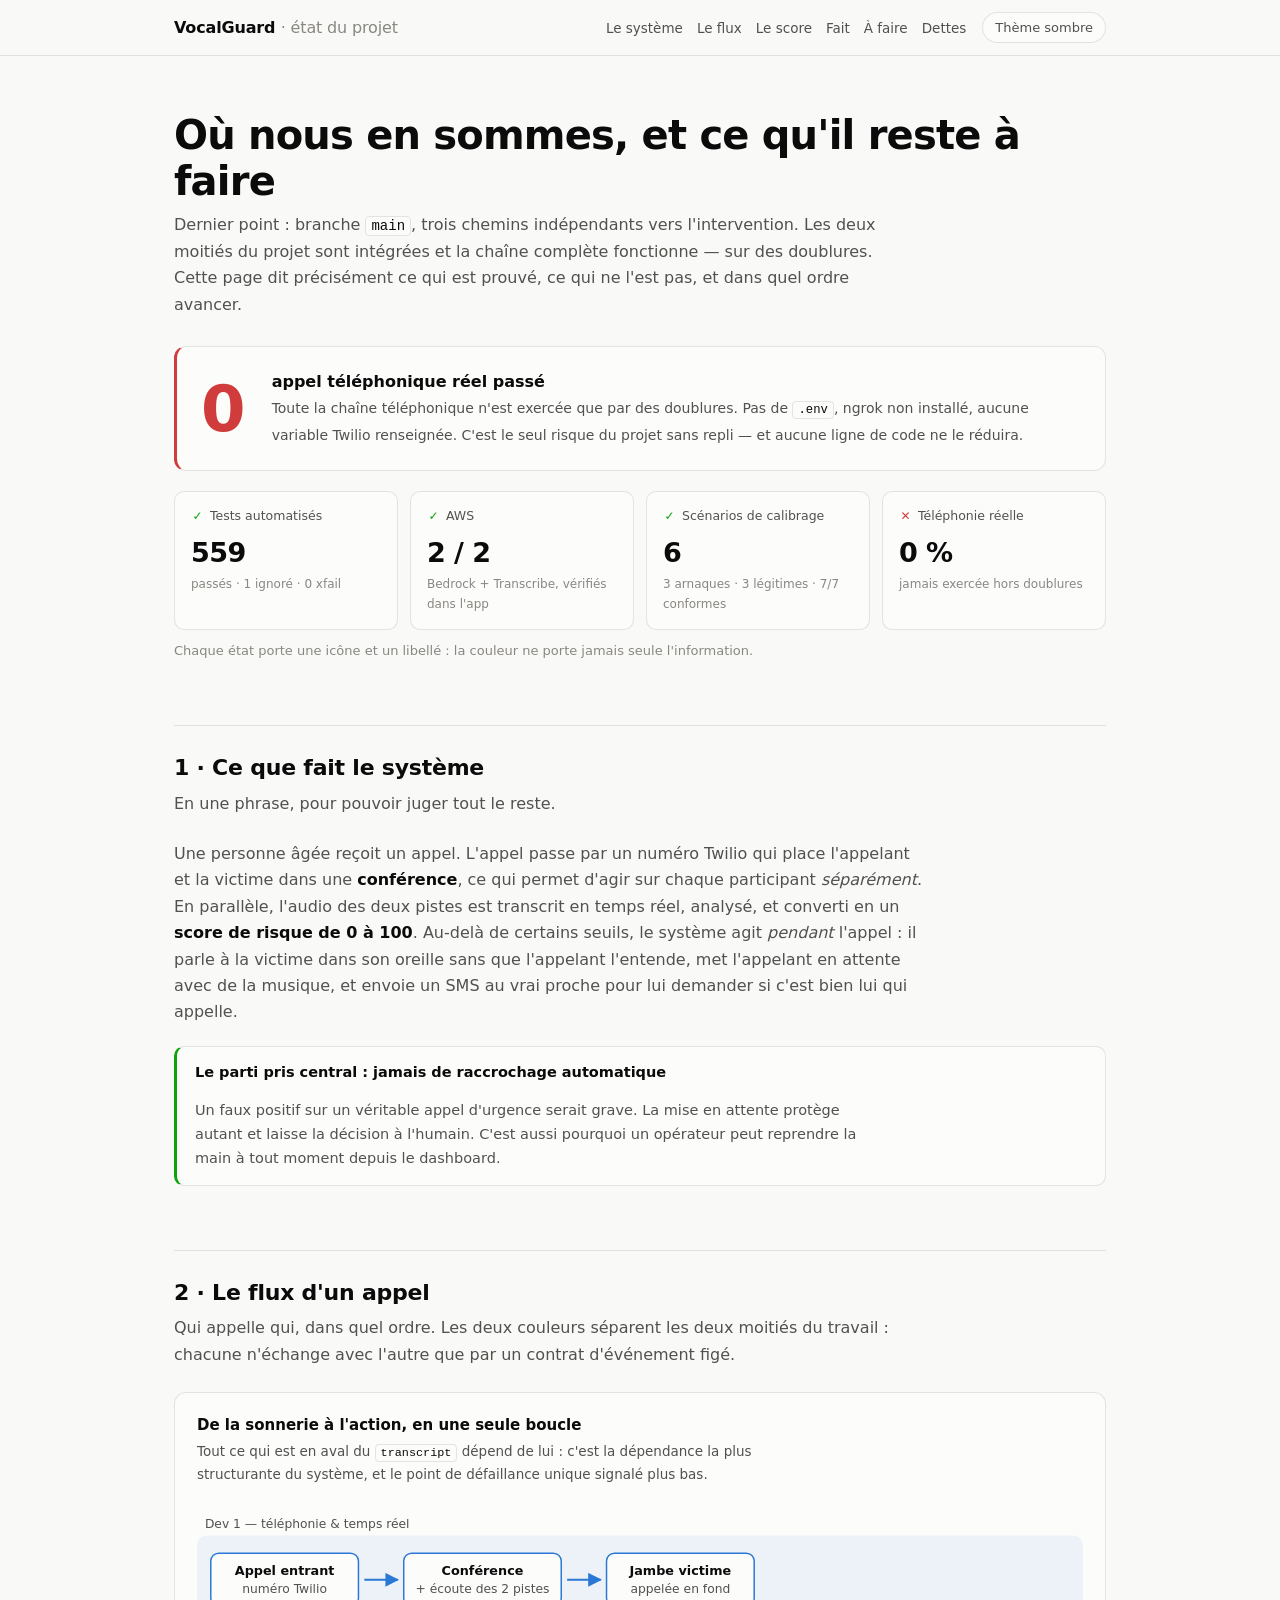
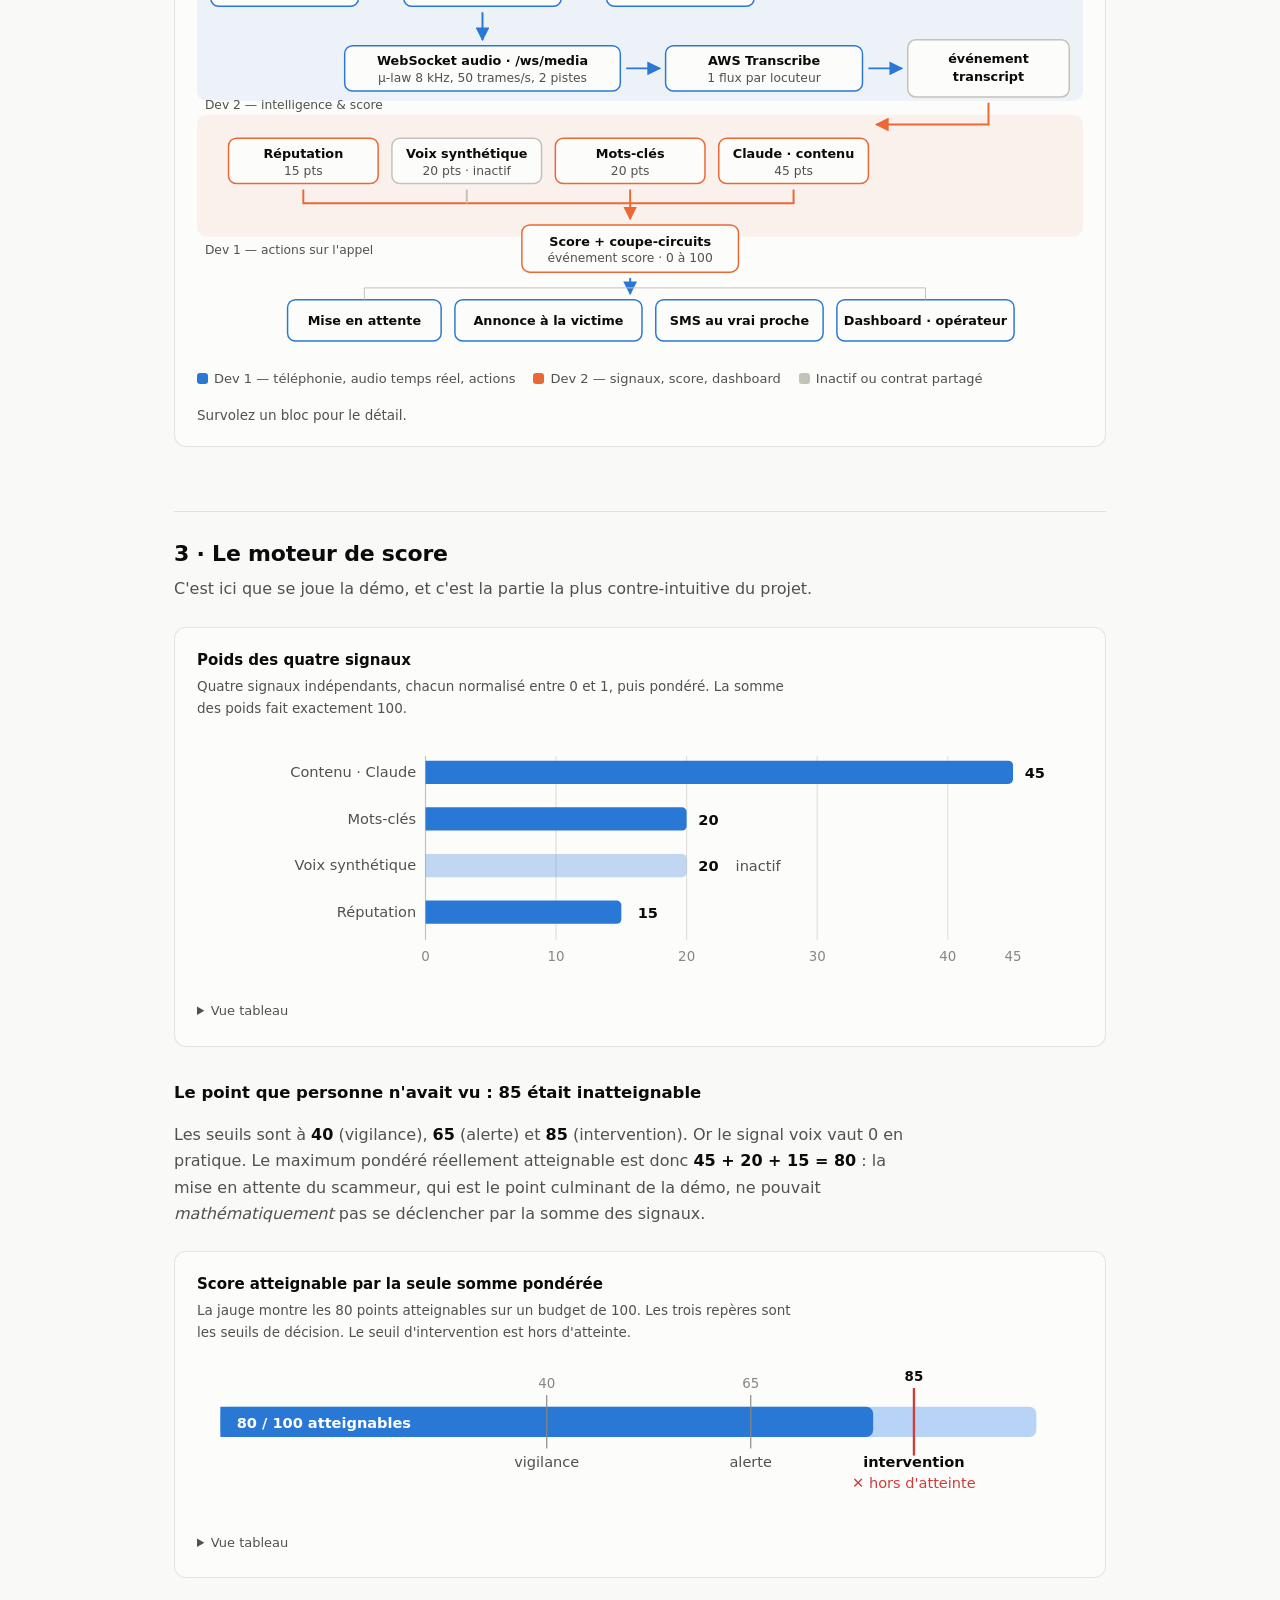
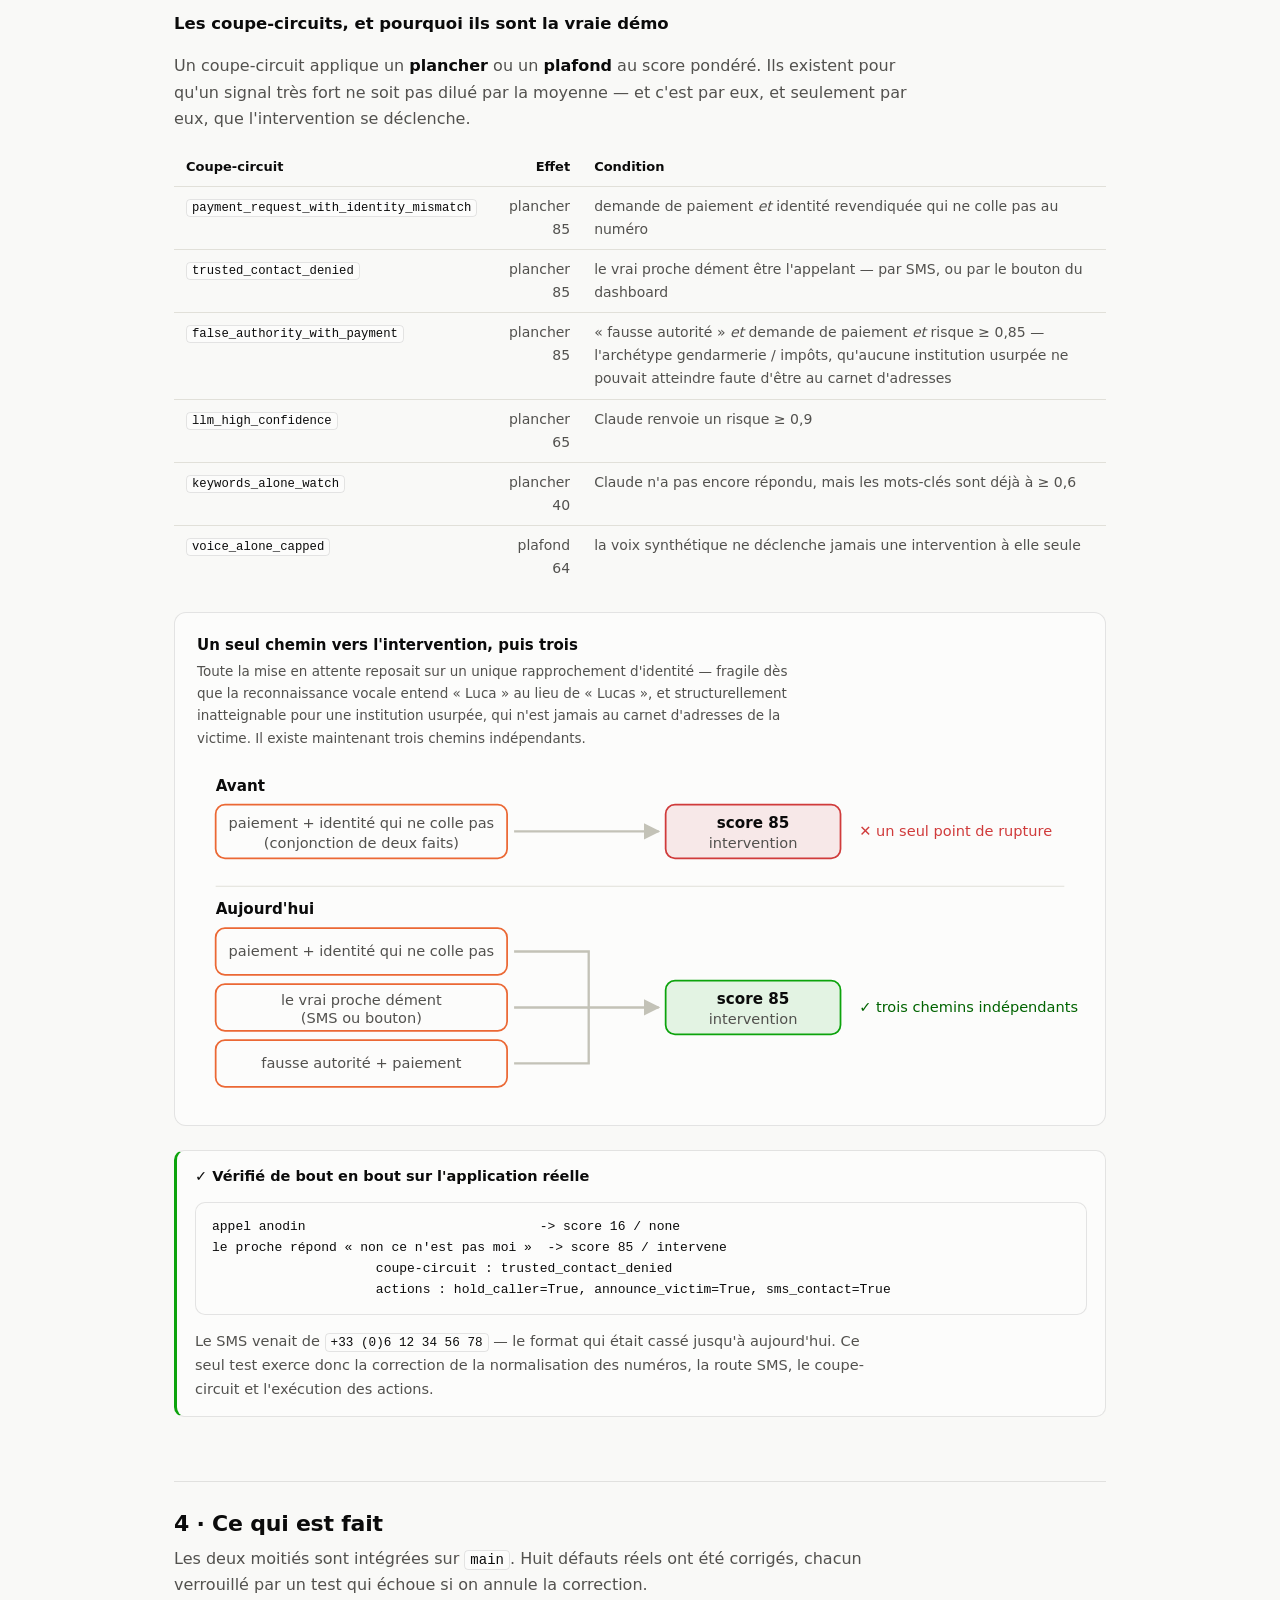
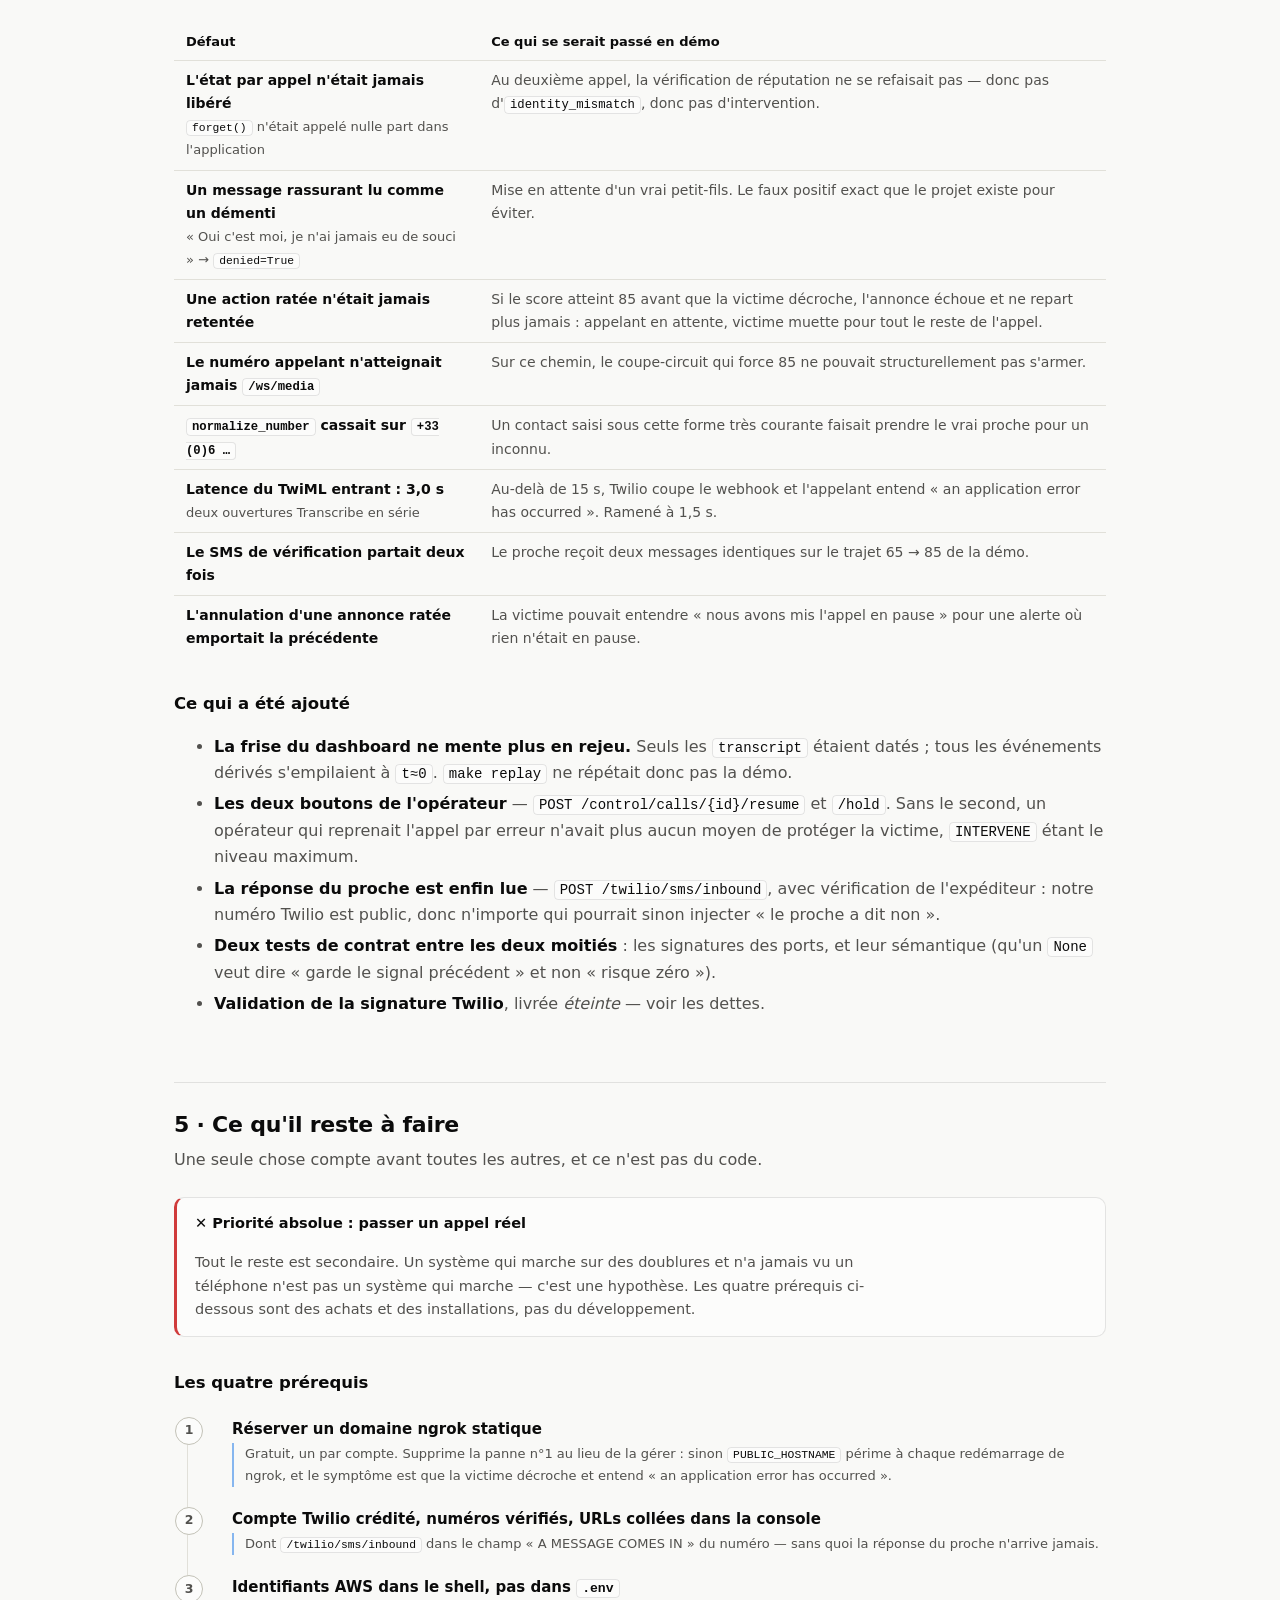
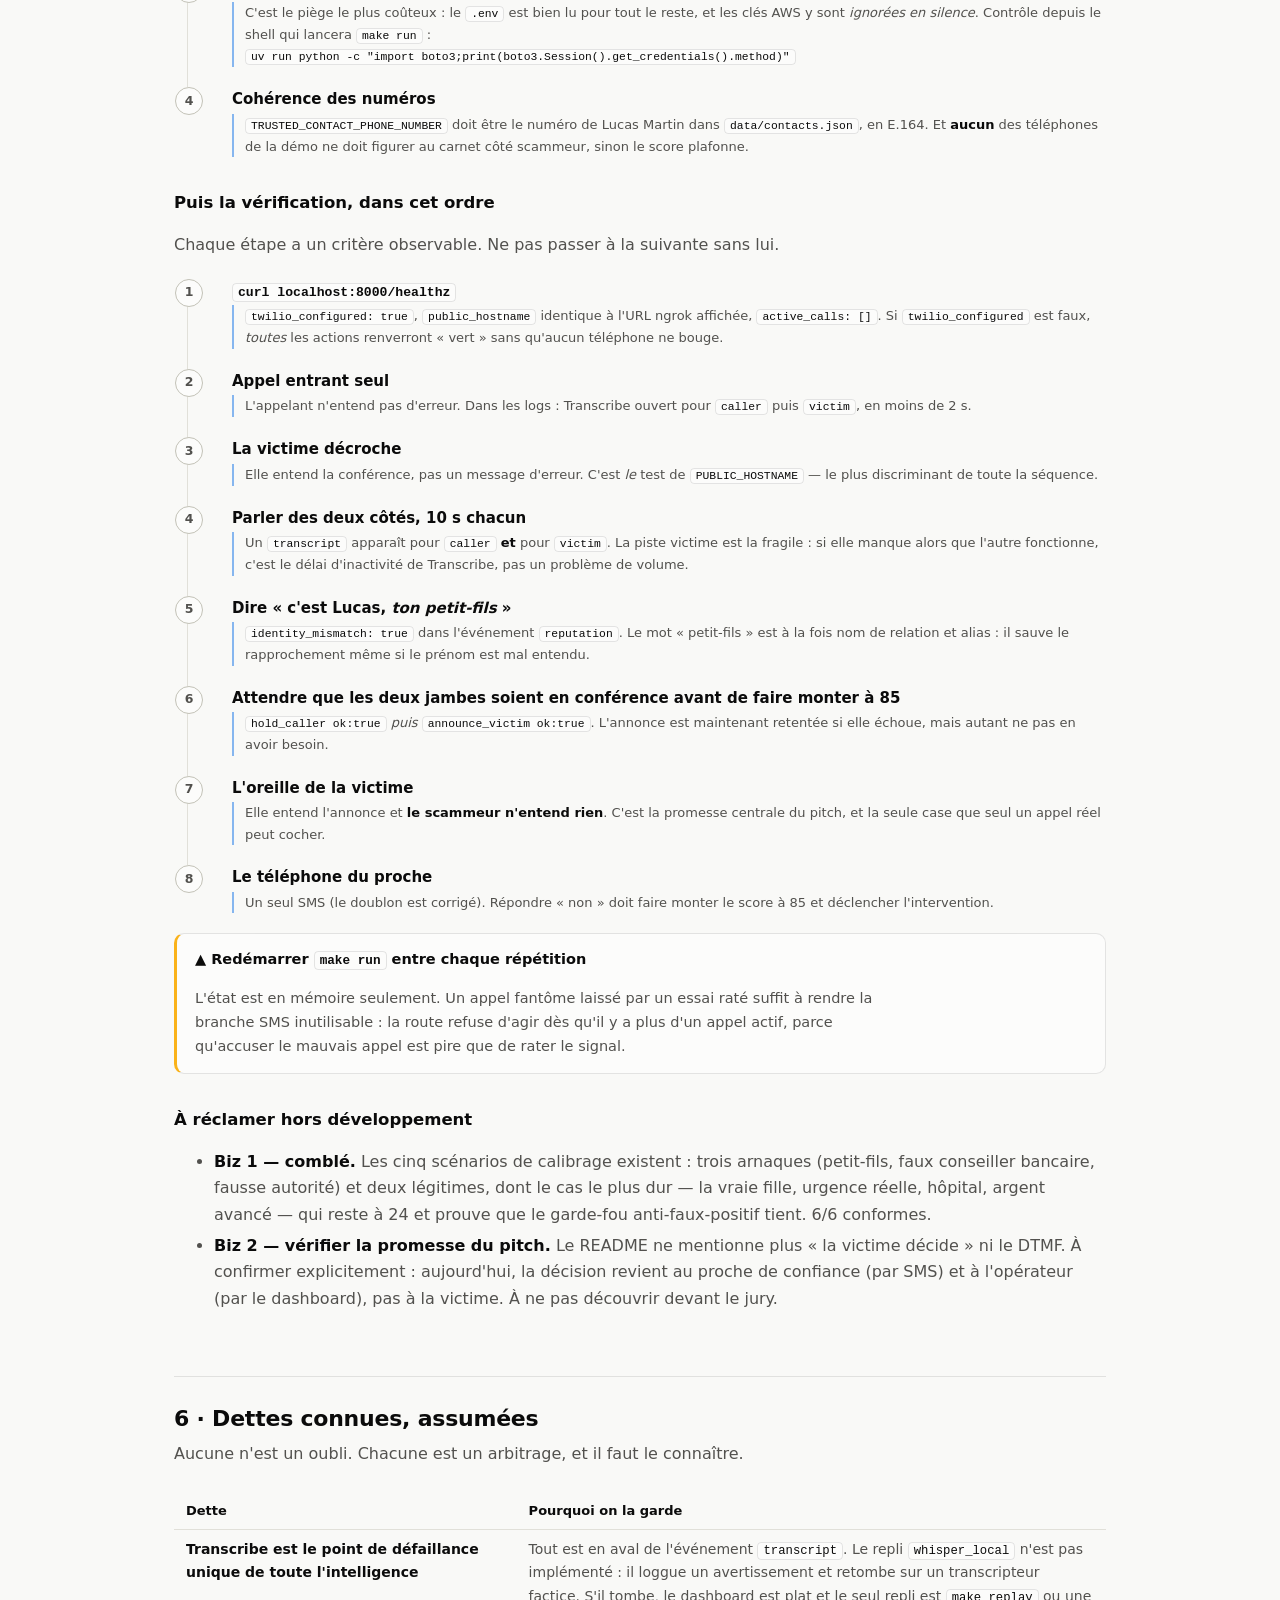
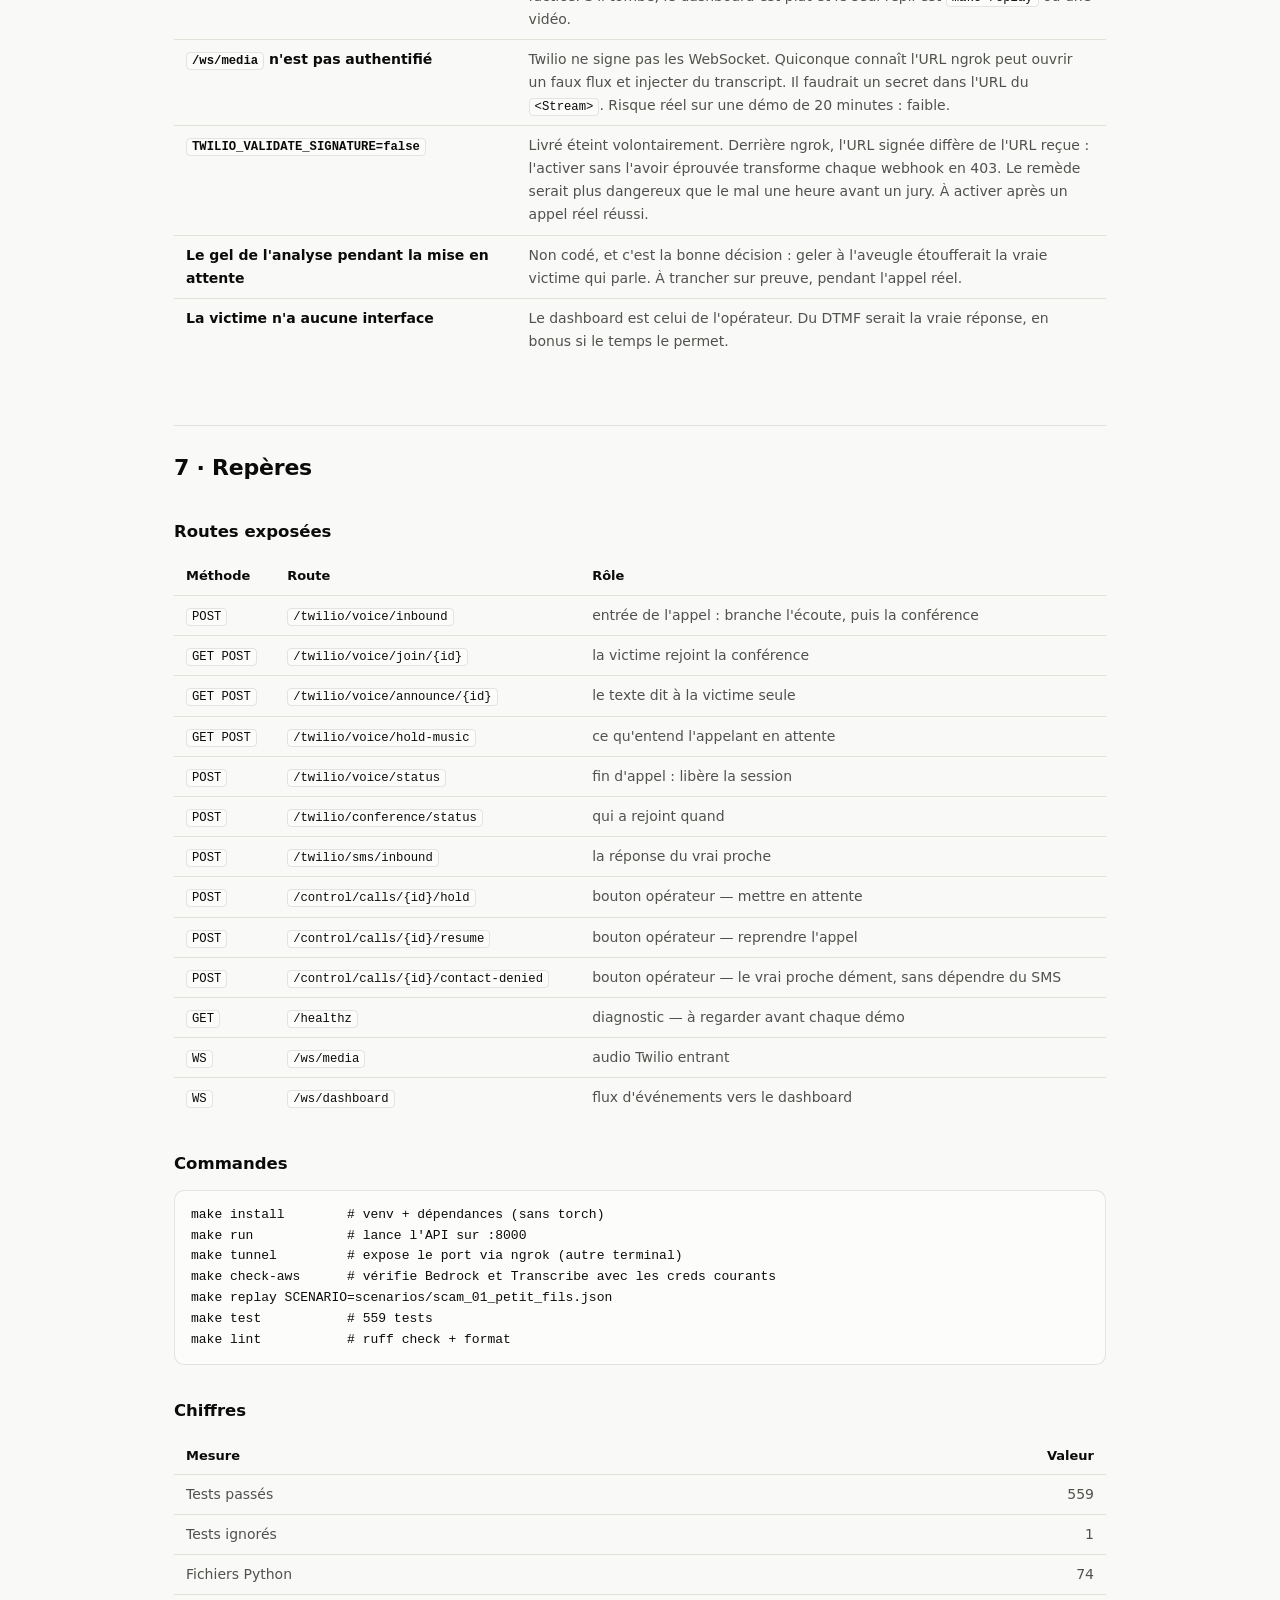
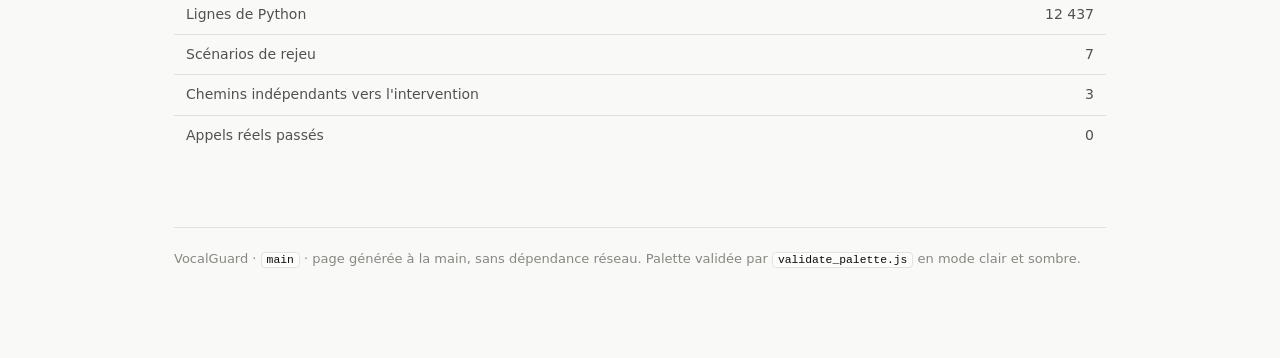
<file: docs/index.html>
<!doctype html>
<html lang="fr" data-theme="light">
<head>
<meta charset="utf-8">
<meta name="viewport" content="width=device-width, initial-scale=1">
<title>VocalGuard — où nous en sommes</title>
<style>
/* ------------------------------------------------------------------ *
 * Palette : instance de référence validée (validate_palette.js).
 *   catégoriel slots 1-2  : blue, orange  — identité Dev 1 / Dev 2
 *   séquentiel            : blue 100→700  — la jauge de score
 *   statut                : good / warning / serious / critical
 * Les valeurs sombres sont choisies pour le fond sombre, pas inversées.
 * ------------------------------------------------------------------ */
:root {
  color-scheme: light;
  --surface-1:      #fcfcfb;
  --plane:          #f9f9f7;
  --text-primary:   #0b0b0b;
  --text-secondary: #52514e;
  --text-muted:     #898781;
  --grid:           #e1e0d9;
  --axis:           #c3c2b7;
  --border:         rgba(11,11,11,0.10);

  --series-1:       #2a78d6;
  --series-2:       #eb6834;

  --seq-150:        #b7d3f6;
  --seq-250:        #86b6ef;
  --seq-450:        #2a78d6;
  --seq-600:        #184f95;

  --good:           #0ca30c;
  --warning:        #fab219;
  --serious:        #ec835a;
  --critical:       #d03b3b;
  --success-text:   #006300;
}
@media (prefers-color-scheme: dark) {
  :root:where(:not([data-theme="light"])) {
    color-scheme: dark;
    --surface-1:      #1a1a19;
    --plane:          #0d0d0d;
    --text-primary:   #f0efec;
    --text-secondary: #c3c2b7;
    --text-muted:     #898781;
    --grid:           #2c2c2a;
    --axis:           #383835;
    --border:         rgba(255,255,255,0.10);
    --series-1:       #3987e5;
    --series-2:       #d95926;
    --seq-150:        #184f95;
    --seq-250:        #1c5cab;
    --seq-450:        #3987e5;
    --seq-600:        #86b6ef;
    --success-text:   #0ca30c;
  }
}
:root[data-theme="dark"] {
  color-scheme: dark;
  --surface-1:      #1a1a19;
  --plane:          #0d0d0d;
  --text-primary:   #f0efec;
  --text-secondary: #c3c2b7;
  --text-muted:     #898781;
  --grid:           #2c2c2a;
  --axis:           #383835;
  --border:         rgba(255,255,255,0.10);
  --series-1:       #3987e5;
  --series-2:       #d95926;
  --seq-150:        #184f95;
  --seq-250:        #1c5cab;
  --seq-450:        #3987e5;
  --seq-600:        #86b6ef;
  --success-text:   #0ca30c;
}

* { box-sizing: border-box; }
html { scroll-behavior: smooth; }
body {
  margin: 0;
  background: var(--plane);
  color: var(--text-primary);
  font: 16px/1.65 system-ui, -apple-system, "Segoe UI", sans-serif;
  -webkit-font-smoothing: antialiased;
}
.wrap { max-width: 980px; margin: 0 auto; padding: 0 24px 96px; }

/* --- en-tête ----------------------------------------------------- */
header.top {
  position: sticky; top: 0; z-index: 10;
  background: color-mix(in srgb, var(--plane) 88%, transparent);
  backdrop-filter: blur(8px);
  border-bottom: 1px solid var(--border);
}
.top-in {
  max-width: 980px; margin: 0 auto; padding: 12px 24px;
  display: flex; align-items: center; gap: 16px; flex-wrap: wrap;
}
.brand { font-weight: 600; letter-spacing: -0.01em; }
.brand span { color: var(--text-muted); font-weight: 400; }
nav.toc { display: flex; gap: 14px; flex-wrap: wrap; margin-left: auto; font-size: 13.5px; }
nav.toc a { color: var(--text-secondary); text-decoration: none; }
nav.toc a:hover { color: var(--text-primary); text-decoration: underline; text-underline-offset: 3px; }
button.theme {
  font: inherit; font-size: 13px; cursor: pointer;
  background: var(--surface-1); color: var(--text-secondary);
  border: 1px solid var(--border); border-radius: 999px; padding: 4px 12px;
}
button.theme:hover { color: var(--text-primary); }

h1 { font-size: clamp(28px, 4.4vw, 40px); line-height: 1.15; letter-spacing: -0.02em; margin: 56px 0 8px; }
h2 {
  font-size: 22px; letter-spacing: -0.01em; margin: 64px 0 4px;
  padding-top: 24px; border-top: 1px solid var(--border);
}
h3 { font-size: 16.5px; margin: 32px 0 6px; }
h2 + .sub, h1 + .sub { color: var(--text-secondary); margin: 0 0 24px; max-width: 72ch; }
p { max-width: 74ch; }
p, li { color: var(--text-secondary); }
li { margin: 5px 0; }
strong { color: var(--text-primary); font-weight: 600; }
code {
  font-family: ui-monospace, SFMono-Regular, Menlo, monospace; font-size: 0.875em;
  background: var(--surface-1); border: 1px solid var(--border);
  border-radius: 4px; padding: 1px 5px; color: var(--text-primary);
}
pre {
  background: var(--surface-1); border: 1px solid var(--border); border-radius: 10px;
  padding: 14px 16px; overflow-x: auto; font-size: 13px; line-height: 1.6;
  font-family: ui-monospace, SFMono-Regular, Menlo, monospace; color: var(--text-primary);
}
pre code { background: none; border: 0; padding: 0; font-size: inherit; }

/* --- figure / carte ---------------------------------------------- */
figure.card {
  margin: 24px 0; padding: 20px 22px;
  background: var(--surface-1); border: 1px solid var(--border); border-radius: 12px;
}
figure.card figcaption { font-weight: 600; font-size: 15px; color: var(--text-primary); }
figure.card .note { font-size: 13.5px; color: var(--text-secondary); margin: 2px 0 16px; max-width: 70ch; }
figure.card svg { display: block; width: 100%; height: auto; overflow: visible; }

/* --- hero -------------------------------------------------------- */
.hero {
  display: flex; gap: 28px; align-items: center; flex-wrap: wrap;
  background: var(--surface-1); border: 1px solid var(--border);
  border-left: 3px solid var(--critical);
  border-radius: 12px; padding: 22px 24px; margin: 28px 0 8px;
}
.hero-fig { font-size: 64px; font-weight: 600; line-height: 1; letter-spacing: -0.03em; }
.hero-txt { flex: 1 1 320px; }
.hero-txt b { display: block; font-size: 16px; color: var(--text-primary); }
.hero-txt span { font-size: 14px; color: var(--text-secondary); }

/* --- tuiles de statut -------------------------------------------- */
.tiles { display: grid; grid-template-columns: repeat(auto-fit, minmax(188px, 1fr)); gap: 12px; margin: 20px 0 8px; }
.tile {
  background: var(--surface-1); border: 1px solid var(--border);
  border-radius: 10px; padding: 14px 16px;
}
.tile .lbl { font-size: 12.5px; color: var(--text-secondary); display: flex; align-items: center; gap: 6px; }
.tile .val { font-size: 27px; font-weight: 600; letter-spacing: -0.02em; margin-top: 4px; }
.tile .sub2 { font-size: 12px; color: var(--text-muted); }
.dot { width: 9px; height: 9px; border-radius: 50%; flex: none; }
.ic { font-size: 12px; font-weight: 700; flex: none; width: 13px; text-align: center; }

/* --- légende ------------------------------------------------------ */
.legend { display: flex; gap: 18px; flex-wrap: wrap; font-size: 13px; color: var(--text-secondary); margin: 14px 0 0; }
.legend i { display: inline-block; width: 11px; height: 11px; border-radius: 3px; margin-right: 6px; vertical-align: -1px; }

/* --- tableaux ----------------------------------------------------- */
details.tbl { margin: 14px 0 0; }
details.tbl summary {
  cursor: pointer; font-size: 13px; color: var(--text-secondary);
  padding: 4px 0; width: fit-content;
}
details.tbl summary:hover { color: var(--text-primary); }
table { border-collapse: collapse; width: 100%; font-size: 14px; margin: 12px 0; }
th, td { text-align: left; padding: 8px 12px; border-bottom: 1px solid var(--grid); vertical-align: top; }
th { color: var(--text-primary); font-weight: 600; font-size: 13px; }
td { color: var(--text-secondary); }
td.num, th.num { text-align: right; font-variant-numeric: tabular-nums; }
tbody tr:last-child td { border-bottom: 0; }

/* --- frise -------------------------------------------------------- */
ol.steps { list-style: none; counter-reset: s; padding: 0; margin: 20px 0; }
ol.steps > li {
  counter-increment: s; position: relative; padding: 0 0 20px 44px; margin: 0;
  border-left: 1px solid var(--grid); margin-left: 13px;
}
ol.steps > li:last-child { border-left-color: transparent; padding-bottom: 0; }
ol.steps > li::before {
  content: counter(s);
  position: absolute; left: -13px; top: 0;
  width: 26px; height: 26px; border-radius: 50%;
  background: var(--surface-1); border: 1px solid var(--axis);
  color: var(--text-secondary); font-size: 12.5px; font-weight: 600;
  display: grid; place-items: center; font-variant-numeric: tabular-nums;
}
ol.steps > li b { display: block; color: var(--text-primary); font-size: 15px; }
ol.steps > li .crit {
  display: block; font-size: 13px; color: var(--text-secondary); margin-top: 2px;
  padding-left: 11px; border-left: 2px solid var(--seq-250);
}

/* --- encarts ------------------------------------------------------ */
.box {
  border: 1px solid var(--border); border-left: 3px solid var(--axis);
  background: var(--surface-1); border-radius: 10px;
  padding: 14px 18px; margin: 20px 0; font-size: 14.5px;
}
.box.risk  { border-left-color: var(--critical); }
.box.warn  { border-left-color: var(--warning); }
.box.ok    { border-left-color: var(--good); }
.box p:first-child { margin-top: 0; }
.box p:last-child { margin-bottom: 0; }
.box .hd { font-weight: 600; color: var(--text-primary); display: block; margin-bottom: 4px; }

/* --- tooltip ------------------------------------------------------ */
#tip {
  position: fixed; z-index: 50; pointer-events: none; opacity: 0;
  transition: opacity .1s; background: var(--surface-1);
  border: 1px solid var(--border); border-radius: 8px;
  box-shadow: 0 4px 16px rgba(0,0,0,.14);
  padding: 8px 11px; font-size: 13px; color: var(--text-primary);
  max-width: 260px; line-height: 1.45;
}
#tip .t-k { color: var(--text-secondary); }
.hit { cursor: default; }
.hit:focus-visible { outline: 2px solid var(--series-1); outline-offset: 2px; }

svg text { font-family: system-ui, -apple-system, "Segoe UI", sans-serif; }
.ax { font-size: 11.5px; fill: var(--text-muted); font-variant-numeric: tabular-nums; }
.lb { font-size: 12.5px; fill: var(--text-secondary); }
.lb-p { font-size: 13px; fill: var(--text-primary); font-weight: 600; }
.vl { font-size: 12.5px; fill: var(--text-primary); font-weight: 600; font-variant-numeric: tabular-nums; }
.vl-in { font-size: 12.5px; fill: #fff; font-weight: 600; font-variant-numeric: tabular-nums; }
footer { color: var(--text-muted); font-size: 13px; border-top: 1px solid var(--border); margin-top: 72px; padding-top: 20px; }
@media (max-width: 620px) { nav.toc { display: none; } .hero-fig { font-size: 48px; } }
</style>
</head>
<body data-palette="#2a78d6,#eb6834">

<header class="top">
  <div class="top-in">
    <div class="brand">VocalGuard <span>· état du projet</span></div>
    <nav class="toc">
      <a href="#quoi">Le système</a>
      <a href="#flux">Le flux</a>
      <a href="#score">Le score</a>
      <a href="#fait">Fait</a>
      <a href="#reste">À faire</a>
      <a href="#dettes">Dettes</a>
    </nav>
    <button class="theme" id="theme" type="button">Thème sombre</button>
  </div>
</header>

<div class="wrap">

<h1>Où nous en sommes, et ce qu'il reste à faire</h1>
<p class="sub">
  Dernier point : branche <code>main</code>, trois chemins indépendants vers l'intervention. Les deux moitiés du
  projet sont intégrées et la chaîne complète fonctionne — sur des doublures.
  Cette page dit précisément ce qui est prouvé, ce qui ne l'est pas, et dans quel ordre
  avancer.
</p>

<div class="hero">
  <div class="hero-fig" style="color:var(--critical)">0</div>
  <div class="hero-txt">
    <b>appel téléphonique réel passé</b>
    <span>
      Toute la chaîne téléphonique n'est exercée que par des doublures. Pas de
      <code>.env</code>, ngrok non installé, aucune variable Twilio renseignée.
      C'est le seul risque du projet sans repli — et aucune ligne de code ne le réduira.
    </span>
  </div>
</div>

<div class="tiles">
  <div class="tile">
    <div class="lbl"><span class="ic" style="color:var(--good)">✓</span> Tests automatisés</div>
    <div class="val">559</div>
    <div class="sub2">passés · 1 ignoré · 0 xfail</div>
  </div>
  <div class="tile">
    <div class="lbl"><span class="ic" style="color:var(--good)">✓</span> AWS</div>
    <div class="val">2 / 2</div>
    <div class="sub2">Bedrock + Transcribe, vérifiés dans l'app</div>
  </div>
  <div class="tile">
    <div class="lbl"><span class="ic" style="color:var(--good)">✓</span> Scénarios de calibrage</div>
    <div class="val">6</div>
    <div class="sub2">3 arnaques · 3 légitimes · 7/7 conformes</div>
  </div>
  <div class="tile">
    <div class="lbl"><span class="ic" style="color:var(--critical)">✕</span> Téléphonie réelle</div>
    <div class="val">0 %</div>
    <div class="sub2">jamais exercée hors doublures</div>
  </div>
</div>
<p style="font-size:13px;color:var(--text-muted);margin-top:10px">
  Chaque état porte une icône et un libellé : la couleur ne porte jamais seule l'information.
</p>

<!-- ============================================================ -->
<h2 id="quoi">1 · Ce que fait le système</h2>
<p class="sub">En une phrase, pour pouvoir juger tout le reste.</p>

<p>
  Une personne âgée reçoit un appel. L'appel passe par un numéro Twilio qui place
  l'appelant et la victime dans une <strong>conférence</strong>, ce qui permet d'agir sur
  chaque participant <em>séparément</em>. En parallèle, l'audio des deux pistes est
  transcrit en temps réel, analysé, et converti en un <strong>score de risque de 0 à 100</strong>.
  Au-delà de certains seuils, le système agit <em>pendant</em> l'appel : il parle à la victime
  dans son oreille sans que l'appelant l'entende, met l'appelant en attente avec de la
  musique, et envoie un SMS au vrai proche pour lui demander si c'est bien lui qui appelle.
</p>

<div class="box ok">
  <span class="hd">Le parti pris central : jamais de raccrochage automatique</span>
  <p>
    Un faux positif sur un véritable appel d'urgence serait grave. La mise en attente
    protège autant et laisse la décision à l'humain. C'est aussi pourquoi un opérateur
    peut reprendre la main à tout moment depuis le dashboard.
  </p>
</div>

<!-- ============================================================ -->
<h2 id="flux">2 · Le flux d'un appel</h2>
<p class="sub">
  Qui appelle qui, dans quel ordre. Les deux couleurs séparent les deux moitiés du
  travail : chacune n'échange avec l'autre que par un contrat d'événement figé.
</p>

<figure class="card">
  <figcaption>De la sonnerie à l'action, en une seule boucle</figcaption>
  <p class="note">
    Tout ce qui est en aval du <code>transcript</code> dépend de lui : c'est la
    dépendance la plus structurante du système, et le point de défaillance unique
    signalé plus bas.
  </p>
  <svg viewBox="0 0 900 460" role="img" aria-label="Schéma du flux d'un appel, de Twilio jusqu'aux actions sur l'appel">
    <defs>
      <marker id="ar" viewBox="0 0 10 10" refX="9" refY="5" markerWidth="7" markerHeight="7" orient="auto-start-reverse">
        <path d="M0,0 L10,5 L0,10 z" fill="var(--axis)"/>
      </marker>
      <marker id="ar1" viewBox="0 0 10 10" refX="9" refY="5" markerWidth="7" markerHeight="7" orient="auto-start-reverse">
        <path d="M0,0 L10,5 L0,10 z" fill="var(--series-1)"/>
      </marker>
      <marker id="ar2" viewBox="0 0 10 10" refX="9" refY="5" markerWidth="7" markerHeight="7" orient="auto-start-reverse">
        <path d="M0,0 L10,5 L0,10 z" fill="var(--series-2)"/>
      </marker>
    </defs>

    <!-- bandes -->
    <rect x="0" y="34" width="900" height="168" rx="10" fill="var(--series-1)" opacity="0.07"/>
    <rect x="0" y="216" width="900" height="124" rx="10" fill="var(--series-2)" opacity="0.07"/>
    <text class="lb" x="8" y="26">Dev 1 — téléphonie &amp; temps réel</text>
    <text class="lb" x="8" y="358">Dev 1 — actions sur l'appel</text>
    <text class="lb" x="8" y="210">Dev 2 — intelligence &amp; score</text>

    <!-- ligne 1 : telephonie -->
    <g class="hit" tabindex="0" data-tip="Le scammeur appelle le numéro Twilio. Twilio vient chercher du TwiML sur /twilio/voice/inbound.">
      <rect x="14" y="52" width="150" height="54" rx="8" fill="var(--surface-1)" stroke="var(--series-1)" stroke-width="1.5"/>
      <text class="lb-p" x="89" y="74" text-anchor="middle">Appel entrant</text>
      <text class="lb" x="89" y="92" text-anchor="middle">numéro Twilio</text>
    </g>
    <line x1="170" y1="79" x2="204" y2="79" stroke="var(--series-1)" stroke-width="2" marker-end="url(#ar1)"/>
    <g class="hit" tabindex="0" data-tip="TwiML : <Start><Stream> branche l'écoute AVANT d'entrer en conférence, pour ne pas perdre les premières secondes — celles où l'appelant annonce son identité.">
      <rect x="210" y="52" width="160" height="54" rx="8" fill="var(--surface-1)" stroke="var(--series-1)" stroke-width="1.5"/>
      <text class="lb-p" x="290" y="74" text-anchor="middle">Conférence</text>
      <text class="lb" x="290" y="92" text-anchor="middle">+ écoute des 2 pistes</text>
    </g>
    <line x1="376" y1="79" x2="410" y2="79" stroke="var(--series-1)" stroke-width="2" marker-end="url(#ar1)"/>
    <g class="hit" tabindex="0" data-tip="La victime est appelée en tâche de fond : un aller-retour réseau ici coûterait une seconde d'attente au scammeur, assez pour qu'il raccroche.">
      <rect x="416" y="52" width="150" height="54" rx="8" fill="var(--surface-1)" stroke="var(--series-1)" stroke-width="1.5"/>
      <text class="lb-p" x="491" y="74" text-anchor="middle">Jambe victime</text>
      <text class="lb" x="491" y="92" text-anchor="middle">appelée en fond</text>
    </g>

    <!-- audio -->
    <path d="M290 112 L290 140" stroke="var(--series-1)" stroke-width="2" marker-end="url(#ar1)"/>
    <g class="hit" tabindex="0" data-tip="~50 trames de 20 ms par seconde et par piste, en μ-law 8 kHz. Les pistes inbound/outbound séparées sont ce qui nous dit QUI parle.">
      <rect x="150" y="146" width="280" height="46" rx="8" fill="var(--surface-1)" stroke="var(--series-1)" stroke-width="1.5"/>
      <text class="lb-p" x="290" y="166" text-anchor="middle">WebSocket audio · /ws/media</text>
      <text class="lb" x="290" y="183" text-anchor="middle">μ-law 8 kHz, 50 trames/s, 2 pistes</text>
    </g>
    <line x1="436" y1="169" x2="470" y2="169" stroke="var(--series-1)" stroke-width="2" marker-end="url(#ar1)"/>
    <g class="hit" tabindex="0" data-tip="Un flux Transcribe par locuteur. Autorisé et vérifié en fr-FR à 8 kHz. Si Transcribe tombe, TOUT ce qui suit s'arrête.">
      <rect x="476" y="146" width="200" height="46" rx="8" fill="var(--surface-1)" stroke="var(--series-1)" stroke-width="1.5"/>
      <text class="lb-p" x="576" y="166" text-anchor="middle">AWS Transcribe</text>
      <text class="lb" x="576" y="183" text-anchor="middle">1 flux par locuteur</text>
    </g>
    <line x1="682" y1="169" x2="716" y2="169" stroke="var(--series-1)" stroke-width="2" marker-end="url(#ar1)"/>
    <g class="hit" tabindex="0" data-tip="L'événement `transcript` est le seul contrat entre les deux moitiés. Contrat figé : type, call_id, t, speaker, data.">
      <rect x="722" y="140" width="164" height="58" rx="8" fill="var(--surface-1)" stroke="var(--axis)" stroke-width="1.5" stroke-dasharray="0"/>
      <text class="lb-p" x="804" y="164" text-anchor="middle">événement</text>
      <text class="lb-p" x="804" y="182" text-anchor="middle">transcript</text>
    </g>

    <!-- ligne 2 : intelligence -->
    <path d="M804 204 L804 226 L690 226" stroke="var(--series-2)" stroke-width="2" fill="none" marker-end="url(#ar2)"/>
    <g class="hit" tabindex="0" data-tip="Claude (Bedrock) sur une fenêtre glissante de 12 tours, en tâche de fond. 45 points — le signal le plus lourd. Renvoyer None veut dire « garde le signal précédent ».">
      <rect x="530" y="240" width="152" height="46" rx="8" fill="var(--surface-1)" stroke="var(--series-2)" stroke-width="1.5"/>
      <text class="lb-p" x="606" y="260" text-anchor="middle">Claude · contenu</text>
      <text class="lb" x="606" y="277" text-anchor="middle">45 pts</text>
    </g>
    <g class="hit" tabindex="0" data-tip="Regex pondérées FR + EN, synchrones. C'est le filet anti-latence : si Claude est lent ou en panne, les mots-clés portent seuls la vigilance.">
      <rect x="364" y="240" width="152" height="46" rx="8" fill="var(--surface-1)" stroke="var(--series-2)" stroke-width="1.5"/>
      <text class="lb-p" x="440" y="260" text-anchor="middle">Mots-clés</text>
      <text class="lb" x="440" y="277" text-anchor="middle">20 pts</text>
    </g>
    <g class="hit" tabindex="0" data-tip="wav2vec2 sur l'audio de l'appelant. Désactivé par défaut : torch n'est pas installé par `make install`, et le modèle généralise mal sur du 8 kHz téléphonique.">
      <rect x="198" y="240" width="152" height="46" rx="8" fill="var(--surface-1)" stroke="var(--axis)" stroke-width="1.5"/>
      <text class="lb-p" x="274" y="260" text-anchor="middle">Voix synthétique</text>
      <text class="lb" x="274" y="277" text-anchor="middle">20 pts · inactif</text>
    </g>
    <g class="hit" tabindex="0" data-tip="Carnet d'adresses + Twilio Lookup. Porte le signal décisif identity_mismatch : l'appelant se dit Lucas, mais Lucas a un autre numéro.">
      <rect x="32" y="240" width="152" height="46" rx="8" fill="var(--surface-1)" stroke="var(--series-2)" stroke-width="1.5"/>
      <text class="lb-p" x="108" y="260" text-anchor="middle">Réputation</text>
      <text class="lb" x="108" y="277" text-anchor="middle">15 pts</text>
    </g>

    <path d="M108 292 L108 306 L440 306" stroke="var(--series-2)" stroke-width="2" fill="none"/>
    <path d="M274 292 L274 306" stroke="var(--axis)" stroke-width="2" fill="none"/>
    <path d="M606 292 L606 306 L440 306" stroke="var(--series-2)" stroke-width="2" fill="none"/>
    <path d="M440 292 L440 306" stroke="var(--series-2)" stroke-width="2" fill="none"/>
    <path d="M440 306 L440 322" stroke="var(--series-2)" stroke-width="2" marker-end="url(#ar2)"/>

    <g class="hit" tabindex="0" data-tip="Somme pondérée, puis coupe-circuits : planchers d'abord, plafonds ensuite. Émet un événement `score` avec le niveau et les coupe-circuits déclenchés.">
      <rect x="330" y="328" width="220" height="48" rx="8" fill="var(--surface-1)" stroke="var(--series-2)" stroke-width="1.5"/>
      <text class="lb-p" x="440" y="349" text-anchor="middle">Score + coupe-circuits</text>
      <text class="lb" x="440" y="366" text-anchor="middle">événement score · 0 à 100</text>
    </g>

    <!-- ligne 3 : actions -->
    <path d="M440 382 L440 398" stroke="var(--series-1)" stroke-width="2" marker-end="url(#ar1)"/>
    <g class="hit" tabindex="0" data-tip="L'appelant entend une musique d'attente hébergée par Twilio — elle survit même si notre tunnel tombe. Il n'entend plus la victime.">
      <rect x="92" y="404" width="156" height="42" rx="8" fill="var(--surface-1)" stroke="var(--series-1)" stroke-width="1.5"/>
      <text class="lb-p" x="170" y="430" text-anchor="middle">Mise en attente</text>
    </g>
    <g class="hit" tabindex="0" data-tip="announce_url joue le TwiML sur UN seul participant : la victime entend l'alerte, le scammeur n'entend rien. C'est la promesse centrale du pitch.">
      <rect x="262" y="404" width="190" height="42" rx="8" fill="var(--surface-1)" stroke="var(--series-1)" stroke-width="1.5"/>
      <text class="lb-p" x="357" y="430" text-anchor="middle">Annonce à la victime</text>
    </g>
    <g class="hit" tabindex="0" data-tip="« Est-ce toi qui appelles en ce moment ? » au vrai proche. Sa réponse revient sur /twilio/sms/inbound et peut à elle seule forcer l'intervention.">
      <rect x="466" y="404" width="170" height="42" rx="8" fill="var(--surface-1)" stroke="var(--series-1)" stroke-width="1.5"/>
      <text class="lb-p" x="551" y="430" text-anchor="middle">SMS au vrai proche</text>
    </g>
    <g class="hit" tabindex="0" data-tip="Deux boutons : « reprendre l'appel » et « mettre en attente ». Surcharges humaines — elles agissent sur l'appel sans altérer la machine à états du score.">
      <rect x="650" y="404" width="180" height="42" rx="8" fill="var(--surface-1)" stroke="var(--series-1)" stroke-width="1.5"/>
      <text class="lb-p" x="740" y="430" text-anchor="middle">Dashboard · opérateur</text>
    </g>
    <path d="M170 404 L170 392 L740 392 L740 404" stroke="var(--axis)" stroke-width="1" fill="none"/>
  </svg>
  <div class="legend">
    <span><i style="background:var(--series-1)"></i>Dev 1 — téléphonie, audio temps réel, actions</span>
    <span><i style="background:var(--series-2)"></i>Dev 2 — signaux, score, dashboard</span>
    <span><i style="background:var(--axis)"></i>Inactif ou contrat partagé</span>
  </div>
  <p class="note" style="margin-top:14px;margin-bottom:0">Survolez un bloc pour le détail.</p>
</figure>

<!-- ============================================================ -->
<h2 id="score">3 · Le moteur de score</h2>
<p class="sub">
  C'est ici que se joue la démo, et c'est la partie la plus contre-intuitive du projet.
</p>

<figure class="card">
  <figcaption>Poids des quatre signaux</figcaption>
  <p class="note">
    Quatre signaux indépendants, chacun normalisé entre 0 et 1, puis pondéré. La somme
    des poids fait exactement 100.
  </p>
  <svg viewBox="0 0 760 212" role="img" aria-label="Poids des quatre signaux : contenu 45, mots-clés 20, voix synthétique 20, réputation 15">
    <!-- grille -->
    <g>
      <line x1="196" y1="18" x2="196" y2="176" stroke="var(--axis)" stroke-width="1"/>
      <line x1="308" y1="18" x2="308" y2="176" stroke="var(--grid)" stroke-width="1"/>
      <line x1="420" y1="18" x2="420" y2="176" stroke="var(--grid)" stroke-width="1"/>
      <line x1="532" y1="18" x2="532" y2="176" stroke="var(--grid)" stroke-width="1"/>
      <line x1="644" y1="18" x2="644" y2="176" stroke="var(--grid)" stroke-width="1"/>
      <text class="ax" x="196" y="194" text-anchor="middle">0</text>
      <text class="ax" x="308" y="194" text-anchor="middle">10</text>
      <text class="ax" x="420" y="194" text-anchor="middle">20</text>
      <text class="ax" x="532" y="194" text-anchor="middle">30</text>
      <text class="ax" x="644" y="194" text-anchor="middle">40</text>
      <text class="ax" x="700" y="194" text-anchor="middle">45</text>
    </g>
    <!-- barres : une seule serie -> une seule couleur, valeur a la pointe -->
    <g class="hit" tabindex="0" data-tip="Claude sur Bedrock, fenêtre glissante de 12 tours. Le signal le plus lourd, et le plus lent : il tourne en tâche de fond pour ne pas bloquer l'arrivée des segments.">
      <text class="lb" x="188" y="36" text-anchor="end">Contenu · Claude</text>
      <path d="M196 22 H696 a4 4 0 0 1 4 4 v12 a4 4 0 0 1 -4 4 H196 Z" fill="var(--series-1)"/>
      <text class="vl" x="710" y="37">45</text>
    </g>
    <g class="hit" tabindex="0" data-tip="Regex pondérées FR + EN, synchrones. Plafonnées à 20 points, donc elles n'atteindraient jamais un seuil seules — d'où le coupe-circuit keywords_alone_watch.">
      <text class="lb" x="188" y="76" text-anchor="end">Mots-clés</text>
      <path d="M196 62 H416 a4 4 0 0 1 4 4 v12 a4 4 0 0 1 -4 4 H196 Z" fill="var(--series-1)"/>
      <text class="vl" x="430" y="77">20</text>
    </g>
    <g class="hit" tabindex="0" data-tip="wav2vec2. Vaut 0 aujourd'hui : désactivé par défaut et torch n'est pas installé par `make install`. C'est la cause directe du plafond à 80 ci-dessous.">
      <text class="lb" x="188" y="116" text-anchor="end">Voix synthétique</text>
      <path d="M196 102 H416 a4 4 0 0 1 4 4 v12 a4 4 0 0 1 -4 4 H196 Z" fill="var(--series-1)" opacity="0.28"/>
      <text class="vl" x="430" y="117">20</text>
      <text class="lb" x="462" y="117">inactif</text>
    </g>
    <g class="hit" tabindex="0" data-tip="Carnet d'adresses hors ligne + Twilio Lookup. Petit poids, mais il porte identity_mismatch, qui arme le coupe-circuit le plus fort.">
      <text class="lb" x="188" y="156" text-anchor="end">Réputation</text>
      <path d="M196 142 H360 a4 4 0 0 1 4 4 v12 a4 4 0 0 1 -4 4 H196 Z" fill="var(--series-1)"/>
      <text class="vl" x="378" y="157">15</text>
    </g>
  </svg>
  <details class="tbl">
    <summary>Vue tableau</summary>
    <table>
      <thead><tr><th>Signal</th><th class="num">Poids</th><th>État</th><th>Source</th></tr></thead>
      <tbody>
        <tr><td>Contenu</td><td class="num">45</td><td>actif</td><td>Claude Sonnet 4.5 sur Bedrock</td></tr>
        <tr><td>Mots-clés</td><td class="num">20</td><td>actif</td><td>regex pondérées FR + EN</td></tr>
        <tr><td>Voix synthétique</td><td class="num">20</td><td><strong>inactif</strong></td><td>wav2vec2 — torch non installé</td></tr>
        <tr><td>Réputation</td><td class="num">15</td><td>actif</td><td>carnet d'adresses + Twilio Lookup</td></tr>
      </tbody>
    </table>
  </details>
</figure>

<h3>Le point que personne n'avait vu : 85 était inatteignable</h3>
<p>
  Les seuils sont à <strong>40</strong> (vigilance), <strong>65</strong> (alerte) et
  <strong>85</strong> (intervention). Or le signal voix vaut 0 en pratique. Le maximum
  pondéré réellement atteignable est donc <strong>45 + 20 + 15 = 80</strong> : la mise en
  attente du scammeur, qui est le point culminant de la démo, ne pouvait
  <em>mathématiquement</em> pas se déclencher par la somme des signaux.
</p>

<figure class="card">
  <figcaption>Score atteignable par la seule somme pondérée</figcaption>
  <p class="note">
    La jauge montre les 80 points atteignables sur un budget de 100. Les trois repères
    sont les seuils de décision. Le seuil d'intervention est hors d'atteinte.
  </p>
  <svg viewBox="0 0 760 132" role="img" aria-label="Jauge : 80 points atteignables sur 100 ; seuils à 40, 65 et 85 ; le seuil d'intervention à 85 n'est pas atteint">
    <!-- piste = pas plus clair que le step 250 sur fond clair -->
    <rect x="20" y="40" width="700" height="26" rx="6" fill="var(--seq-150)"/>
    <!-- remplissage -->
    <g class="hit" tabindex="0" data-tip="45 (contenu) + 20 (mots-clés) + 15 (réputation) = 80. Le signal voix, 20 points, vaut 0 aujourd'hui.">
      <path d="M20 40 H574 a6 6 0 0 1 6 6 v14 a6 6 0 0 1 -6 6 H20 Z" fill="var(--seq-450)"/>
    </g>
    <text class="vl-in" x="34" y="58">80 / 100 atteignables</text>

    <!-- seuils : hairlines solides, etiquetes -->
    <g>
      <line x1="300" y1="30" x2="300" y2="76" stroke="var(--text-muted)" stroke-width="1"/>
      <text class="ax" x="300" y="24" text-anchor="middle">40</text>
      <text class="lb" x="300" y="92" text-anchor="middle">vigilance</text>

      <line x1="475" y1="30" x2="475" y2="76" stroke="var(--text-muted)" stroke-width="1"/>
      <text class="ax" x="475" y="24" text-anchor="middle">65</text>
      <text class="lb" x="475" y="92" text-anchor="middle">alerte</text>

      <line x1="615" y1="24" x2="615" y2="82" stroke="var(--critical)" stroke-width="2"/>
      <text class="ax" x="615" y="18" text-anchor="middle" style="fill:var(--text-primary);font-weight:600">85</text>
      <text class="lb" x="615" y="92" text-anchor="middle" style="fill:var(--text-primary);font-weight:600">intervention</text>
      <text class="lb" x="615" y="110" text-anchor="middle" style="fill:var(--critical)">✕ hors d'atteinte</text>
    </g>
  </svg>
  <details class="tbl">
    <summary>Vue tableau</summary>
    <table>
      <thead><tr><th>Grandeur</th><th class="num">Valeur</th><th>Conséquence</th></tr></thead>
      <tbody>
        <tr><td>Budget de poids total</td><td class="num">100</td><td>—</td></tr>
        <tr><td>Atteignable (voix à 0)</td><td class="num">80</td><td>plafonne au niveau « alerte »</td></tr>
        <tr><td>Seuil vigilance</td><td class="num">40</td><td>atteignable</td></tr>
        <tr><td>Seuil alerte</td><td class="num">65</td><td>atteignable</td></tr>
        <tr><td>Seuil intervention</td><td class="num">85</td><td><strong>inatteignable sans coupe-circuit</strong></td></tr>
      </tbody>
    </table>
  </details>
</figure>

<h3>Les coupe-circuits, et pourquoi ils sont la vraie démo</h3>
<p>
  Un coupe-circuit applique un <strong>plancher</strong> ou un <strong>plafond</strong> au
  score pondéré. Ils existent pour qu'un signal très fort ne soit pas dilué par la
  moyenne — et c'est par eux, et seulement par eux, que l'intervention se déclenche.
</p>

<table>
  <thead><tr><th>Coupe-circuit</th><th class="num">Effet</th><th>Condition</th></tr></thead>
  <tbody>
    <tr>
      <td><code>payment_request_with_identity_mismatch</code></td>
      <td class="num">plancher 85</td>
      <td>demande de paiement <em>et</em> identité revendiquée qui ne colle pas au numéro</td>
    </tr>
    <tr>
      <td><code>trusted_contact_denied</code></td>
      <td class="num">plancher 85</td>
      <td>le vrai proche dément être l'appelant — par SMS, ou par le bouton du dashboard</td>
    </tr>
    <tr>
      <td><code>false_authority_with_payment</code></td>
      <td class="num">plancher 85</td>
      <td>« fausse autorité » <em>et</em> demande de paiement <em>et</em> risque ≥ 0,85 — l'archétype gendarmerie / impôts, qu'aucune institution usurpée ne pouvait atteindre faute d'être au carnet d'adresses</td>
    </tr>
    <tr>
      <td><code>llm_high_confidence</code></td>
      <td class="num">plancher 65</td>
      <td>Claude renvoie un risque ≥ 0,9</td>
    </tr>
    <tr>
      <td><code>keywords_alone_watch</code></td>
      <td class="num">plancher 40</td>
      <td>Claude n'a pas encore répondu, mais les mots-clés sont déjà à ≥ 0,6</td>
    </tr>
    <tr>
      <td><code>voice_alone_capped</code></td>
      <td class="num">plafond 64</td>
      <td>la voix synthétique ne déclenche jamais une intervention à elle seule</td>
    </tr>
  </tbody>
</table>

<figure class="card">
  <figcaption>Un seul chemin vers l'intervention, puis trois</figcaption>
  <p class="note">
    Toute la mise en attente reposait sur un unique rapprochement d'identité — fragile
    dès que la reconnaissance vocale entend « Luca » au lieu de « Lucas », et
    structurellement inatteignable pour une institution usurpée, qui n'est jamais au
    carnet d'adresses de la victime. Il existe maintenant trois chemins indépendants.
  </p>
  <svg viewBox="0 0 760 292" role="img" aria-label="Avant : un seul chemin vers le seuil 85. Après : trois chemins indépendants vers l'intervention.">
    <!-- AVANT -->
    <text class="lb-p" x="16" y="22">Avant</text>
    <g class="hit" tabindex="0" data-tip="Il fallait la conjonction de deux faits : Claude détecte une demande de paiement, ET le carnet d'adresses contredit l'identité revendiquée.">
      <rect x="16" y="34" width="250" height="46" rx="8" fill="var(--surface-1)" stroke="var(--series-2)" stroke-width="1.5"/>
      <text class="lb" x="141" y="54" text-anchor="middle">paiement + identité qui ne colle pas</text>
      <text class="lb" x="141" y="71" text-anchor="middle">(conjonction de deux faits)</text>
    </g>
    <line x1="272" y1="57" x2="396" y2="57" stroke="var(--axis)" stroke-width="2" marker-end="url(#ar)"/>
    <rect x="402" y="34" width="150" height="46" rx="8" fill="var(--critical)" opacity="0.1"/>
    <rect x="402" y="34" width="150" height="46" rx="8" fill="none" stroke="var(--critical)" stroke-width="1.5"/>
    <text class="lb-p" x="477" y="54" text-anchor="middle">score 85</text>
    <text class="lb" x="477" y="71" text-anchor="middle">intervention</text>
    <text class="lb" x="568" y="61" style="fill:var(--critical)">✕ un seul point de rupture</text>

    <line x1="16" y1="104" x2="744" y2="104" stroke="var(--grid)" stroke-width="1"/>

    <!-- APRES : trois chemins -->
    <text class="lb-p" x="16" y="128">Aujourd'hui</text>
    <g class="hit" tabindex="0" data-tip="Chemin 1, inchangé : paiement + identité contredite par le carnet d'adresses. Robustifié par des alias tolérants à la reconnaissance vocale (Luca, Loukas, Lukas, Louka).">
      <rect x="16" y="140" width="250" height="40" rx="8" fill="var(--surface-1)" stroke="var(--series-2)" stroke-width="1.5"/>
      <text class="lb" x="141" y="164" text-anchor="middle">paiement + identité qui ne colle pas</text>
    </g>
    <g class="hit" tabindex="0" data-tip="Chemin 2 : le vrai proche dément être l'appelant. C'est la chose la plus convaincante à montrer à un jury — une preuve humaine, pas une heuristique. Deux déclencheurs : la réponse au SMS, ou le bouton du dashboard si la délivrabilité ne suit pas.">
      <rect x="16" y="188" width="250" height="40" rx="8" fill="var(--surface-1)" stroke="var(--series-2)" stroke-width="1.5"/>
      <text class="lb" x="141" y="206" text-anchor="middle">le vrai proche dément</text>
      <text class="lb" x="141" y="221" text-anchor="middle">(SMS ou bouton)</text>
    </g>
    <g class="hit" tabindex="0" data-tip="Chemin 3 : fausse autorité (gendarmerie, impôts) + demande de paiement + risque ≥ 0,85. Cet archétype était hors d'atteinte du chemin 1, puisqu'une institution usurpée n'est jamais dans le carnet d'adresses. Mesuré avec le vrai Claude : le score plafonnait à 66.">
      <rect x="16" y="236" width="250" height="40" rx="8" fill="var(--surface-1)" stroke="var(--series-2)" stroke-width="1.5"/>
      <text class="lb" x="141" y="260" text-anchor="middle">fausse autorité + paiement</text>
    </g>
    <path d="M272 160 L336 160 L336 208 L396 208" stroke="var(--axis)" stroke-width="2" fill="none" marker-end="url(#ar)"/>
    <path d="M272 208 L336 208" stroke="var(--axis)" stroke-width="2" fill="none"/>
    <path d="M272 256 L336 256 L336 208" stroke="var(--axis)" stroke-width="2" fill="none"/>
    <rect x="402" y="185" width="150" height="46" rx="8" fill="var(--good)" opacity="0.1"/>
    <rect x="402" y="185" width="150" height="46" rx="8" fill="none" stroke="var(--good)" stroke-width="1.5"/>
    <text class="lb-p" x="477" y="205" text-anchor="middle">score 85</text>
    <text class="lb" x="477" y="222" text-anchor="middle">intervention</text>
    <text class="lb" x="568" y="212" style="fill:var(--success-text)">✓ trois chemins indépendants</text>
  </svg>
</figure>

<div class="box ok">
  <span class="hd">✓ Vérifié de bout en bout sur l'application réelle</span>
  <pre><code>appel anodin                              -> score 16 / none
le proche répond « non ce n'est pas moi »  -> score 85 / intervene
                     coupe-circuit : trusted_contact_denied
                     actions : hold_caller=True, announce_victim=True, sms_contact=True</code></pre>
  <p>
    Le SMS venait de <code>+33 (0)6 12 34 56 78</code> — le format qui était cassé jusqu'à
    aujourd'hui. Ce seul test exerce donc la correction de la normalisation des numéros,
    la route SMS, le coupe-circuit et l'exécution des actions.
  </p>
</div>

<!-- ============================================================ -->
<h2 id="fait">4 · Ce qui est fait</h2>
<p class="sub">
  Les deux moitiés sont intégrées sur <code>main</code>. Huit défauts réels ont été
  corrigés, chacun verrouillé par un test qui échoue si on annule la correction.
</p>

<table>
  <thead><tr><th>Défaut</th><th>Ce qui se serait passé en démo</th></tr></thead>
  <tbody>
    <tr>
      <td><strong>L'état par appel n'était jamais libéré</strong><br><span style="font-size:13px">
        <code>forget()</code> n'était appelé nulle part dans l'application</span></td>
      <td>Au deuxième appel, la vérification de réputation ne se refaisait pas — donc pas d'<code>identity_mismatch</code>, donc pas d'intervention.</td>
    </tr>
    <tr>
      <td><strong>Un message rassurant lu comme un démenti</strong><br><span style="font-size:13px">
        « Oui c'est moi, je n'ai jamais eu de souci » → <code>denied=True</code></span></td>
      <td>Mise en attente d'un vrai petit-fils. Le faux positif exact que le projet existe pour éviter.</td>
    </tr>
    <tr>
      <td><strong>Une action ratée n'était jamais retentée</strong></td>
      <td>Si le score atteint 85 avant que la victime décroche, l'annonce échoue et ne repart plus jamais : appelant en attente, victime muette pour tout le reste de l'appel.</td>
    </tr>
    <tr>
      <td><strong>Le numéro appelant n'atteignait jamais <code>/ws/media</code></strong></td>
      <td>Sur ce chemin, le coupe-circuit qui force 85 ne pouvait structurellement pas s'armer.</td>
    </tr>
    <tr>
      <td><strong><code>normalize_number</code> cassait sur <code>+33 (0)6 …</code></strong></td>
      <td>Un contact saisi sous cette forme très courante faisait prendre le vrai proche pour un inconnu.</td>
    </tr>
    <tr>
      <td><strong>Latence du TwiML entrant : 3,0 s</strong><br><span style="font-size:13px">
        deux ouvertures Transcribe en série</span></td>
      <td>Au-delà de 15 s, Twilio coupe le webhook et l'appelant entend « an application error has occurred ». Ramené à 1,5 s.</td>
    </tr>
    <tr>
      <td><strong>Le SMS de vérification partait deux fois</strong></td>
      <td>Le proche reçoit deux messages identiques sur le trajet 65 → 85 de la démo.</td>
    </tr>
    <tr>
      <td><strong>L'annulation d'une annonce ratée emportait la précédente</strong></td>
      <td>La victime pouvait entendre « nous avons mis l'appel en pause » pour une alerte où rien n'était en pause.</td>
    </tr>
  </tbody>
</table>

<h3>Ce qui a été ajouté</h3>
<ul>
  <li><strong>La frise du dashboard ne mente plus en rejeu.</strong> Seuls les <code>transcript</code> étaient datés ; tous les événements dérivés s'empilaient à <code>t≈0</code>. <code>make replay</code> ne répétait donc pas la démo.</li>
  <li><strong>Les deux boutons de l'opérateur</strong> — <code>POST /control/calls/{id}/resume</code> et <code>/hold</code>. Sans le second, un opérateur qui reprenait l'appel par erreur n'avait plus aucun moyen de protéger la victime, <code>INTERVENE</code> étant le niveau maximum.</li>
  <li><strong>La réponse du proche est enfin lue</strong> — <code>POST /twilio/sms/inbound</code>, avec vérification de l'expéditeur : notre numéro Twilio est public, donc n'importe qui pourrait sinon injecter « le proche a dit non ».</li>
  <li><strong>Deux tests de contrat entre les deux moitiés</strong> : les signatures des ports, et leur sémantique (qu'un <code>None</code> veut dire « garde le signal précédent » et non « risque zéro »).</li>
  <li><strong>Validation de la signature Twilio</strong>, livrée <em>éteinte</em> — voir les dettes.</li>
</ul>

<!-- ============================================================ -->
<h2 id="reste">5 · Ce qu'il reste à faire</h2>
<p class="sub">
  Une seule chose compte avant toutes les autres, et ce n'est pas du code.
</p>

<div class="box risk">
  <span class="hd">✕ Priorité absolue : passer un appel réel</span>
  <p>
    Tout le reste est secondaire. Un système qui marche sur des doublures et n'a jamais vu
    un téléphone n'est pas un système qui marche — c'est une hypothèse. Les quatre
    prérequis ci-dessous sont des achats et des installations, pas du développement.
  </p>
</div>

<h3>Les quatre prérequis</h3>
<ol class="steps">
  <li>
    <b>Réserver un domaine ngrok statique</b>
    <span class="crit">Gratuit, un par compte. Supprime la panne n°1 au lieu de la gérer : sinon <code>PUBLIC_HOSTNAME</code> périme à chaque redémarrage de ngrok, et le symptôme est que la victime décroche et entend « an application error has occurred ».</span>
  </li>
  <li>
    <b>Compte Twilio crédité, numéros vérifiés, URLs collées dans la console</b>
    <span class="crit">Dont <code>/twilio/sms/inbound</code> dans le champ « A MESSAGE COMES IN » du numéro — sans quoi la réponse du proche n'arrive jamais.</span>
  </li>
  <li>
    <b>Identifiants AWS dans le shell, pas dans <code>.env</code></b>
    <span class="crit">C'est le piège le plus coûteux : le <code>.env</code> est bien lu pour tout le reste, et les clés AWS y sont <em>ignorées en silence</em>. Contrôle depuis le shell qui lancera <code>make run</code> :<br><code>uv run python -c "import boto3;print(boto3.Session().get_credentials().method)"</code></span>
  </li>
  <li>
    <b>Cohérence des numéros</b>
    <span class="crit"><code>TRUSTED_CONTACT_PHONE_NUMBER</code> doit être le numéro de Lucas Martin dans <code>data/contacts.json</code>, en E.164. Et <strong>aucun</strong> des téléphones de la démo ne doit figurer au carnet côté scammeur, sinon le score plafonne.</span>
  </li>
</ol>

<h3>Puis la vérification, dans cet ordre</h3>
<p>Chaque étape a un critère observable. Ne pas passer à la suivante sans lui.</p>
<ol class="steps">
  <li>
    <b><code>curl localhost:8000/healthz</code></b>
    <span class="crit"><code>twilio_configured: true</code>, <code>public_hostname</code> identique à l'URL ngrok affichée, <code>active_calls: []</code>. Si <code>twilio_configured</code> est faux, <em>toutes</em> les actions renverront « vert » sans qu'aucun téléphone ne bouge.</span>
  </li>
  <li>
    <b>Appel entrant seul</b>
    <span class="crit">L'appelant n'entend pas d'erreur. Dans les logs : Transcribe ouvert pour <code>caller</code> puis <code>victim</code>, en moins de 2 s.</span>
  </li>
  <li>
    <b>La victime décroche</b>
    <span class="crit">Elle entend la conférence, pas un message d'erreur. C'est <em>le</em> test de <code>PUBLIC_HOSTNAME</code> — le plus discriminant de toute la séquence.</span>
  </li>
  <li>
    <b>Parler des deux côtés, 10 s chacun</b>
    <span class="crit">Un <code>transcript</code> apparaît pour <code>caller</code> <strong>et</strong> pour <code>victim</code>. La piste victime est la fragile : si elle manque alors que l'autre fonctionne, c'est le délai d'inactivité de Transcribe, pas un problème de volume.</span>
  </li>
  <li>
    <b>Dire « c'est Lucas, <em>ton petit-fils</em> »</b>
    <span class="crit"><code>identity_mismatch: true</code> dans l'événement <code>reputation</code>. Le mot « petit-fils » est à la fois nom de relation et alias : il sauve le rapprochement même si le prénom est mal entendu.</span>
  </li>
  <li>
    <b>Attendre que les deux jambes soient en conférence avant de faire monter à 85</b>
    <span class="crit"><code>hold_caller ok:true</code> <em>puis</em> <code>announce_victim ok:true</code>. L'annonce est maintenant retentée si elle échoue, mais autant ne pas en avoir besoin.</span>
  </li>
  <li>
    <b>L'oreille de la victime</b>
    <span class="crit">Elle entend l'annonce et <strong>le scammeur n'entend rien</strong>. C'est la promesse centrale du pitch, et la seule case que seul un appel réel peut cocher.</span>
  </li>
  <li>
    <b>Le téléphone du proche</b>
    <span class="crit">Un seul SMS (le doublon est corrigé). Répondre « non » doit faire monter le score à 85 et déclencher l'intervention.</span>
  </li>
</ol>

<div class="box warn">
  <span class="hd">▲ Redémarrer <code>make run</code> entre chaque répétition</span>
  <p>
    L'état est en mémoire seulement. Un appel fantôme laissé par un essai raté suffit à
    rendre la branche SMS inutilisable : la route refuse d'agir dès qu'il y a plus d'un
    appel actif, parce qu'accuser le mauvais appel est pire que de rater le signal.
  </p>
</div>

<h3>À réclamer hors développement</h3>
<ul>
  <li>
    <strong>Biz 1 — comblé.</strong> Les cinq scénarios de calibrage existent : trois
    arnaques (petit-fils, faux conseiller bancaire, fausse autorité) et deux légitimes,
    dont le cas le plus dur — la vraie fille, urgence réelle, hôpital, argent avancé —
    qui reste à 24 et prouve que le garde-fou anti-faux-positif tient. 6/6 conformes.
  </li>
  <li>
    <strong>Biz 2 — vérifier la promesse du pitch.</strong> Le README ne mentionne plus
    « la victime décide » ni le DTMF. À confirmer explicitement : aujourd'hui, la décision
    revient au proche de confiance (par SMS) et à l'opérateur (par le dashboard), pas à la
    victime. À ne pas découvrir devant le jury.
  </li>
</ul>

<!-- ============================================================ -->
<h2 id="dettes">6 · Dettes connues, assumées</h2>
<p class="sub">Aucune n'est un oubli. Chacune est un arbitrage, et il faut le connaître.</p>

<table>
  <thead><tr><th>Dette</th><th>Pourquoi on la garde</th></tr></thead>
  <tbody>
    <tr>
      <td><strong>Transcribe est le point de défaillance unique de toute l'intelligence</strong></td>
      <td>Tout est en aval de l'événement <code>transcript</code>. Le repli <code>whisper_local</code> n'est pas implémenté : il loggue un avertissement et retombe sur un transcripteur factice. S'il tombe, le dashboard est plat et le seul repli est <code>make replay</code> ou une vidéo.</td>
    </tr>
    <tr>
      <td><strong><code>/ws/media</code> n'est pas authentifié</strong></td>
      <td>Twilio ne signe pas les WebSocket. Quiconque connaît l'URL ngrok peut ouvrir un faux flux et injecter du transcript. Il faudrait un secret dans l'URL du <code>&lt;Stream&gt;</code>. Risque réel sur une démo de 20 minutes : faible.</td>
    </tr>
    <tr>
      <td><strong><code>TWILIO_VALIDATE_SIGNATURE=false</code></strong></td>
      <td>Livré éteint volontairement. Derrière ngrok, l'URL signée diffère de l'URL reçue : l'activer sans l'avoir éprouvée transforme chaque webhook en 403. Le remède serait plus dangereux que le mal une heure avant un jury. À activer après un appel réel réussi.</td>
    </tr>
    <tr>
      <td><strong>Le gel de l'analyse pendant la mise en attente</strong></td>
      <td>Non codé, et c'est la bonne décision : geler à l'aveugle étoufferait la vraie victime qui parle. À trancher sur preuve, pendant l'appel réel.</td>
    </tr>
    <tr>
      <td><strong>La victime n'a aucune interface</strong></td>
      <td>Le dashboard est celui de l'opérateur. Du DTMF serait la vraie réponse, en bonus si le temps le permet.</td>
    </tr>
  </tbody>
</table>

<!-- ============================================================ -->
<h2 id="reperes">7 · Repères</h2>

<h3>Routes exposées</h3>
<table>
  <thead><tr><th>Méthode</th><th>Route</th><th>Rôle</th></tr></thead>
  <tbody>
    <tr><td><code>POST</code></td><td><code>/twilio/voice/inbound</code></td><td>entrée de l'appel : branche l'écoute, puis la conférence</td></tr>
    <tr><td><code>GET POST</code></td><td><code>/twilio/voice/join/{id}</code></td><td>la victime rejoint la conférence</td></tr>
    <tr><td><code>GET POST</code></td><td><code>/twilio/voice/announce/{id}</code></td><td>le texte dit à la victime seule</td></tr>
    <tr><td><code>GET POST</code></td><td><code>/twilio/voice/hold-music</code></td><td>ce qu'entend l'appelant en attente</td></tr>
    <tr><td><code>POST</code></td><td><code>/twilio/voice/status</code></td><td>fin d'appel : libère la session</td></tr>
    <tr><td><code>POST</code></td><td><code>/twilio/conference/status</code></td><td>qui a rejoint quand</td></tr>
    <tr><td><code>POST</code></td><td><code>/twilio/sms/inbound</code></td><td>la réponse du vrai proche</td></tr>
    <tr><td><code>POST</code></td><td><code>/control/calls/{id}/hold</code></td><td>bouton opérateur — mettre en attente</td></tr>
    <tr><td><code>POST</code></td><td><code>/control/calls/{id}/resume</code></td><td>bouton opérateur — reprendre l'appel</td></tr>
    <tr><td><code>POST</code></td><td><code>/control/calls/{id}/contact-denied</code></td><td>bouton opérateur — le vrai proche dément, sans dépendre du SMS</td></tr>
    <tr><td><code>GET</code></td><td><code>/healthz</code></td><td>diagnostic — à regarder avant chaque démo</td></tr>
    <tr><td><code>WS</code></td><td><code>/ws/media</code></td><td>audio Twilio entrant</td></tr>
    <tr><td><code>WS</code></td><td><code>/ws/dashboard</code></td><td>flux d'événements vers le dashboard</td></tr>
  </tbody>
</table>

<h3>Commandes</h3>
<pre><code>make install        # venv + dépendances (sans torch)
make run            # lance l'API sur :8000
make tunnel         # expose le port via ngrok (autre terminal)
make check-aws      # vérifie Bedrock et Transcribe avec les creds courants
make replay SCENARIO=scenarios/scam_01_petit_fils.json
make test           # 559 tests
make lint           # ruff check + format</code></pre>

<h3>Chiffres</h3>
<table>
  <thead><tr><th>Mesure</th><th class="num">Valeur</th></tr></thead>
  <tbody>
    <tr><td>Tests passés</td><td class="num">559</td></tr>
    <tr><td>Tests ignorés</td><td class="num">1</td></tr>
    <tr><td>Fichiers Python</td><td class="num">74</td></tr>
    <tr><td>Lignes de Python</td><td class="num">12 437</td></tr>
    <tr><td>Scénarios de rejeu</td><td class="num">7</td></tr>
    <tr><td>Chemins indépendants vers l'intervention</td><td class="num">3</td></tr>
    <tr><td>Appels réels passés</td><td class="num">0</td></tr>
  </tbody>
</table>

<footer>
  VocalGuard · <code>main</code> · page générée à la main, sans
  dépendance réseau. Palette validée par <code>validate_palette.js</code> en mode clair
  et sombre.
</footer>

</div>

<div id="tip" role="status" aria-live="polite"></div>

<script>
(function () {
  "use strict";

  /* --- thème : le choix du lecteur gagne sur l'OS, dans les deux sens --- */
  var root = document.documentElement;
  var btn = document.getElementById("theme");
  var stored = null;
  try { stored = localStorage.getItem("vg-theme"); } catch (e) {}
  var prefersDark = window.matchMedia && window.matchMedia("(prefers-color-scheme: dark)").matches;
  setTheme(stored || (prefersDark ? "dark" : "light"));

  function setTheme(t) {
    root.setAttribute("data-theme", t);
    btn.textContent = t === "dark" ? "Thème clair" : "Thème sombre";
    btn.setAttribute("aria-pressed", String(t === "dark"));
    try { localStorage.setItem("vg-theme", t); } catch (e) {}
  }
  btn.addEventListener("click", function () {
    setTheme(root.getAttribute("data-theme") === "dark" ? "light" : "dark");
  });

  /* --- infobulle : le survol enrichit, il ne conditionne jamais une valeur.
         Toute valeur chiffrée est aussi dans une vue tableau.             --- */
  var tip = document.getElementById("tip");
  var current = null;

  function show(el, x, y) {
    var txt = el.getAttribute("data-tip");
    if (!txt) return;
    tip.textContent = txt;
    tip.style.opacity = "1";
    place(x, y);
    current = el;
  }
  function place(x, y) {
    var r = tip.getBoundingClientRect();
    var left = Math.min(Math.max(10, x + 14), window.innerWidth - r.width - 10);
    var top = y - r.height - 14;
    if (top < 10) top = y + 18;
    tip.style.left = left + "px";
    tip.style.top = top + "px";
  }
  function hide() { tip.style.opacity = "0"; current = null; }

  document.querySelectorAll(".hit").forEach(function (el) {
    el.addEventListener("pointerenter", function (ev) { show(el, ev.clientX, ev.clientY); });
    el.addEventListener("pointermove", function (ev) { if (current === el) place(ev.clientX, ev.clientY); });
    el.addEventListener("pointerleave", hide);
    /* le clavier montre la même chose que le survol */
    el.addEventListener("focus", function () {
      var r = el.getBoundingClientRect();
      show(el, r.left + r.width / 2, r.top + r.height);
    });
    el.addEventListener("blur", hide);
  });
  document.addEventListener("keydown", function (e) { if (e.key === "Escape") hide(); });
})();
</script>
</body>
</html>
</file>
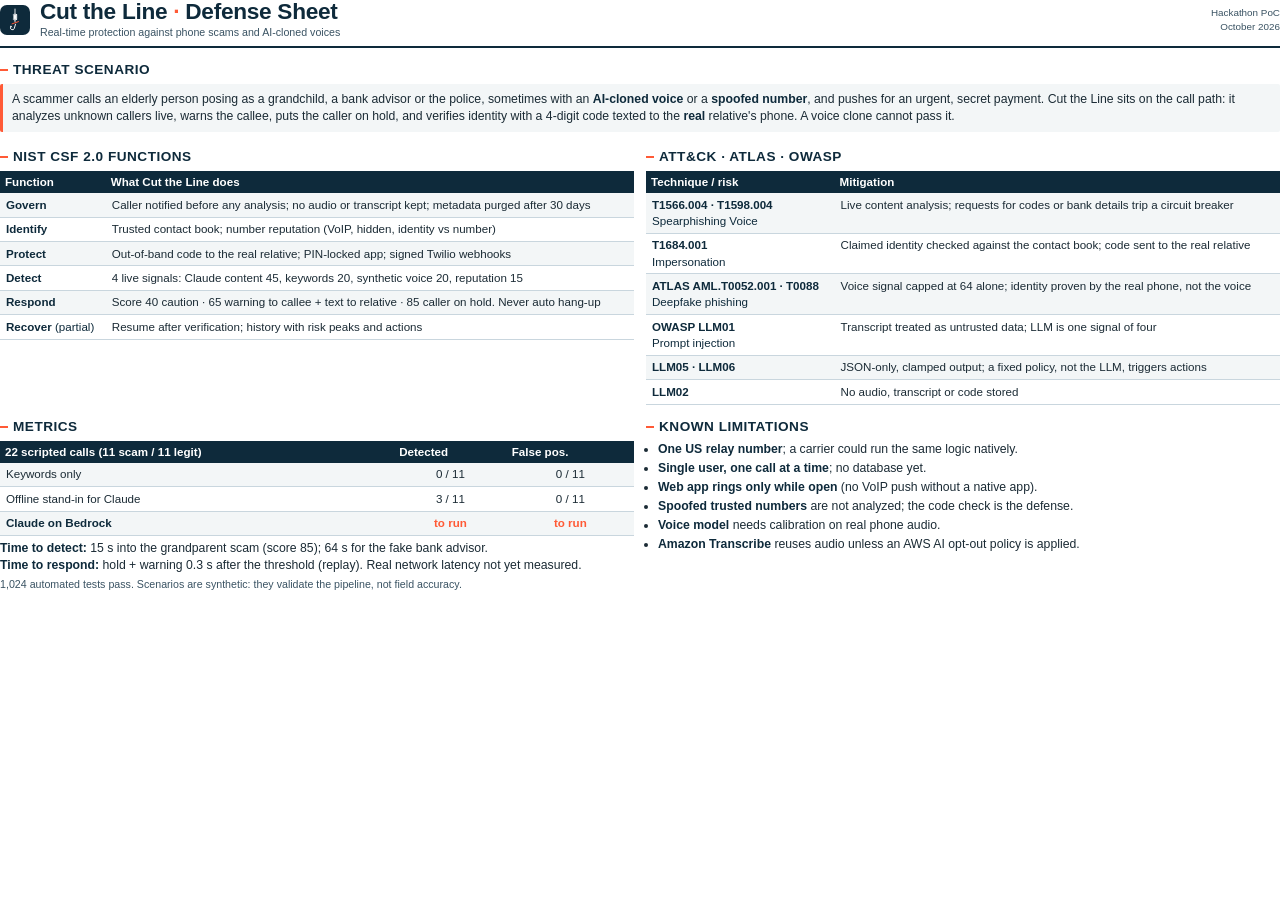
<file: docs/defense_sheet.html>
<!doctype html>
<html lang="en"><head><meta charset="utf-8"><title>Cut the Line — Defense Sheet</title>
<style>
@page { size: A4; margin: 11mm 12mm; }
:root{--navy:#0E2A3B;--slate:#3A5363;--mist:#C9D6DE;--surface:#F3F6F7;--cut:#FF5A36;}
*{box-sizing:border-box;margin:0;padding:0}
body{font-family:Inter,sans-serif;font-size:9.2pt;line-height:1.4;color:#1b2b35;background:#fff}
header{display:flex;align-items:center;gap:10px;border-bottom:2px solid var(--navy);padding-bottom:6px;margin-bottom:7px}
header svg{width:30px;height:30px;flex:none}
h1{font-family:"Inter Display",Inter,sans-serif;font-size:17pt;font-weight:800;color:var(--navy);letter-spacing:-.3px;line-height:1}
h1 span{color:var(--cut)}
.sub{font-size:8pt;color:var(--slate);margin-top:2px}
.meta{margin-left:auto;text-align:right;font-size:7.4pt;color:var(--slate)}
h2{font-family:"Inter Display",Inter,sans-serif;font-size:10.2pt;font-weight:700;color:var(--navy);margin:12px 0 5px;text-transform:uppercase;letter-spacing:.5px}
h2::before{content:"";display:inline-block;width:8px;height:2px;background:var(--cut);vertical-align:middle;margin-right:5px}
p{margin-bottom:3px}
.grid{display:grid;grid-template-columns:1fr 1fr;gap:0 12px}
table{width:100%;border-collapse:collapse;font-size:8.7pt}
th{background:var(--navy);color:#fff;text-align:left;font-weight:600;padding:3px 5px}
td{padding:3.6px 6px;border-bottom:1px solid var(--mist);vertical-align:top}
tr:nth-child(even) td{background:var(--surface)}
td.k{font-weight:600;color:var(--navy);white-space:nowrap}
td.c{text-align:center;white-space:nowrap}
.tbd{color:var(--cut);font-weight:600}
ul{padding-left:12px}
li{margin-bottom:2px}
b{color:var(--navy)}
.note{font-size:8pt;color:var(--slate);margin-top:3px}
.box{background:var(--surface);border-left:3px solid var(--cut);padding:7px 9px;border-radius:2px}
</style></head><body>
<header>
<svg viewBox="0 0 200 200"><rect width="200" height="200" rx="46" fill="#0E2A3B"/><g transform="translate(17 17) scale(0.83)"><g fill="none" stroke="#fff" stroke-width="7" stroke-linecap="round" stroke-linejoin="round"><path d="M100 12 V51"/><ellipse cx="100" cy="58" rx="13" ry="5"/><ellipse cx="100" cy="67" rx="13" ry="5"/><ellipse cx="100" cy="76" rx="13" ry="5"/><ellipse cx="100" cy="85" rx="13" ry="5"/><ellipse cx="100" cy="94" rx="13" ry="5"/><path d="M100 100 V114"/><g transform="rotate(16 104 134)"><path d="M104 134 V168 A16 16 0 0 1 72 168 V157 L80 164"/></g></g><path d="M76 131 L128 113" fill="none" stroke="#FF5A36" stroke-width="8" stroke-linecap="round"/></g></svg>
<div><h1>Cut the Line <span>·</span> Defense Sheet</h1>
<div class="sub">Real-time protection against phone scams and AI-cloned voices</div></div>
<div class="meta">Hackathon PoC<br>October 2026</div>
</header>

<h2>Threat scenario</h2>
<p class="box">A scammer calls an elderly person posing as a grandchild, a bank advisor or the police, sometimes with an <b>AI-cloned voice</b> or a <b>spoofed number</b>, and pushes for an urgent, secret payment. Cut the Line sits on the call path: it analyzes unknown callers live, warns the callee, puts the caller on hold, and verifies identity with a 4-digit code texted to the <b>real</b> relative's phone. A voice clone cannot pass it.</p>

<div class="grid">
<div>
<h2>NIST CSF 2.0 functions</h2>
<table>
<tr><th>Function</th><th>What Cut the Line does</th></tr>
<tr><td class="k">Govern</td><td>Caller notified before any analysis; no audio or transcript kept; metadata purged after 30 days</td></tr>
<tr><td class="k">Identify</td><td>Trusted contact book; number reputation (VoIP, hidden, identity vs number)</td></tr>
<tr><td class="k">Protect</td><td>Out-of-band code to the real relative; PIN-locked app; signed Twilio webhooks</td></tr>
<tr><td class="k">Detect</td><td>4 live signals: Claude content 45, keywords 20, synthetic voice 20, reputation 15</td></tr>
<tr><td class="k">Respond</td><td>Score 40 caution · 65 warning to callee + text to relative · 85 caller on hold. Never auto hang-up</td></tr>
<tr><td class="k">Recover <span style="font-weight:400">(partial)</span></td><td>Resume after verification; history with risk peaks and actions</td></tr>
</table>
</div>
<div>
<h2>ATT&amp;CK · ATLAS · OWASP</h2>
<table>
<tr><th>Technique / risk</th><th>Mitigation</th></tr>
<tr><td class="k">T1566.004 · T1598.004<br><span style="font-weight:400">Spearphishing Voice</span></td><td>Live content analysis; requests for codes or bank details trip a circuit breaker</td></tr>
<tr><td class="k">T1684.001<br><span style="font-weight:400">Impersonation</span></td><td>Claimed identity checked against the contact book; code sent to the real relative</td></tr>
<tr><td class="k">ATLAS AML.T0052.001 · T0088<br><span style="font-weight:400">Deepfake phishing</span></td><td>Voice signal capped at 64 alone; identity proven by the real phone, not the voice</td></tr>
<tr><td class="k">OWASP LLM01<br><span style="font-weight:400">Prompt injection</span></td><td>Transcript treated as untrusted data; LLM is one signal of four</td></tr>
<tr><td class="k">LLM05 · LLM06</td><td>JSON-only, clamped output; a fixed policy, not the LLM, triggers actions</td></tr>
<tr><td class="k">LLM02</td><td>No audio, transcript or code stored</td></tr>
</table>
</div>
</div>

<div class="grid">
<div>
<h2>Metrics</h2>
<table>
<tr><th>22 scripted calls (11 scam / 11 legit)</th><th>Detected</th><th>False pos.</th></tr>
<tr><td>Keywords only</td><td class="c">0 / 11</td><td class="c">0 / 11</td></tr>
<tr><td>Offline stand-in for Claude</td><td class="c">3 / 11</td><td class="c">0 / 11</td></tr>
<tr><td><b>Claude on Bedrock</b></td><td class="c tbd">to run</td><td class="c tbd">to run</td></tr>
</table>
<p style="margin-top:4px"><b>Time to detect:</b> 15 s into the grandparent scam (score 85); 64 s for the fake bank advisor.<br>
<b>Time to respond:</b> hold + warning 0.3 s after the threshold (replay). Real network latency not yet measured.</p>
<p class="note">1,024 automated tests pass. Scenarios are synthetic: they validate the pipeline, not field accuracy.</p>
</div>
<div>
<h2>Known limitations</h2>
<ul>
<li><b>One US relay number</b>; a carrier could run the same logic natively.</li>
<li><b>Single user, one call at a time</b>; no database yet.</li>
<li><b>Web app rings only while open</b> (no VoIP push without a native app).</li>
<li><b>Spoofed trusted numbers</b> are not analyzed; the code check is the defense.</li>
<li><b>Voice model</b> needs calibration on real phone audio.</li>
<li><b>Amazon Transcribe</b> reuses audio unless an AWS AI opt-out policy is applied.</li>
</ul>
</div>
</div>
</body></html>
</file>
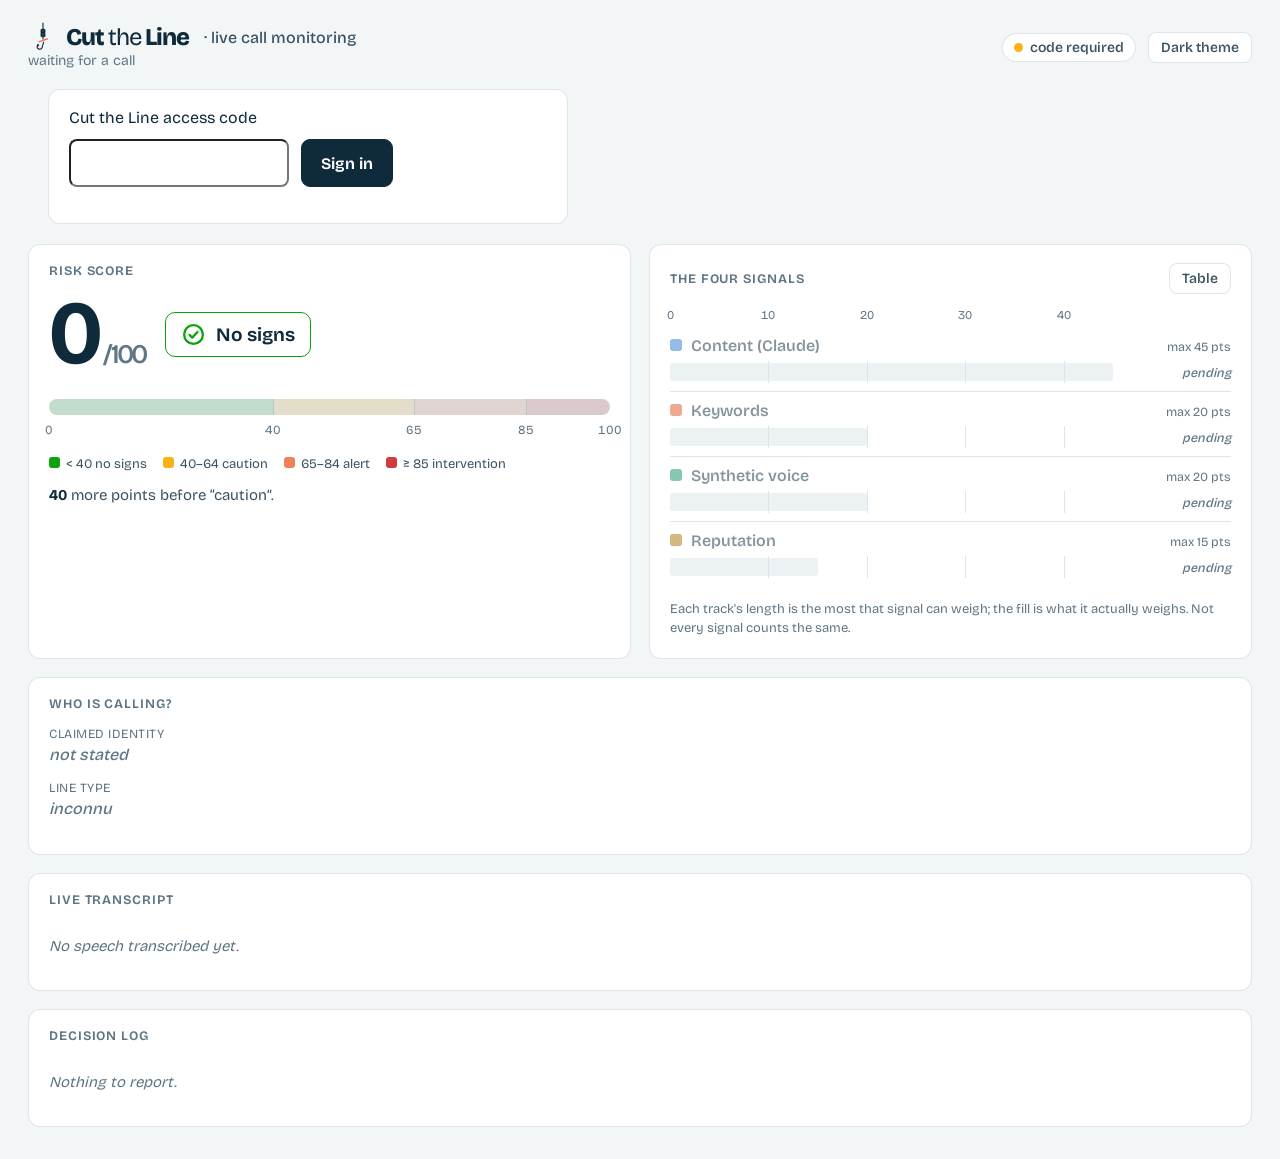
<file: src/vocalguard/interface/static/dashboard.html>
<!doctype html>
<html lang="en">
<head>
<meta charset="utf-8">
<meta name="viewport" content="width=device-width, initial-scale=1">
<title>Cut the Line — live call monitoring</title>
<link rel="preconnect" href="https://fonts.googleapis.com">
<link rel="preconnect" href="https://fonts.gstatic.com" crossorigin>
<link rel="stylesheet" href="https://fonts.googleapis.com/css2?family=Bricolage+Grotesque:opsz,wght@12..96,400;12..96,600;12..96,800&display=swap">
<style>
/* ------------------------------------------------------------------------
   Palette : instance de référence du système dataviz.
   Catégorielle slots 1-4 (identité des quatre signaux) et palette de statut
   (état du score). Les deux modes sont choisis, pas inversés.
   Validé : node scripts/validate_palette.js
     light "#2a78d6,#d9551f,#0f8f62,#a86f00" --mode light -> 5/5 PASS
     dark  "#3987e5,#d95926,#199e70,#c98500" --mode dark  -> 5/5 PASS
   Le mode clair ne dépend plus d'un relief pour le contraste : les quatre
   slots passent 3:1 seuls (ils étaient à 2,74 et 2,11, donc lisibles au
   bureau mais faibles sur un projecteur, et la démo est regardée de loin).
   Les étiquettes directes et la vue tableau restent : elles portent
   l'identité sans la couleur, ce qu'aucun contraste ne remplace.
   Il a fallu assombrir TROIS slots, pas deux : ne corriger que l'aqua et le
   jaune cassait la séparation CVD (ΔE 5,3 protan, sous le plancher 8). Une
   palette est un système, pas quatre choix indépendants.
   ------------------------------------------------------------------------ */
.viz-root {
  color-scheme: light;
  --surface-1:      #ffffff;
  --plane:          #f3f6f7;
  --text-primary:   #0e2a3b;
  --text-secondary: #3a5363;
  --text-muted:     #5f7686;
  --gridline:       #dde5ea;
  --baseline:       #b7c6cf;
  --border:         rgba(14,42,59,0.12);
  --cut:            #ff5a36;

  --series-1: #2a78d6;  /* contenu / Claude */
  --series-2: #d9551f;  /* mots-clés */
  --series-3: #0f8f62;  /* voix synthétique */
  --series-4: #a86f00;  /* réputation */

  /* Statut : réservé, jamais thémé. */
  --status-good:     #0ca30c;
  --status-warning:  #fab219;
  --status-serious:  #ec835a;
  --status-critical: #d03b3b;
}
@media (prefers-color-scheme: dark) {
  :root:where(:not([data-theme="light"])) .viz-root {
    color-scheme: dark;
    --surface-1:      #0e2a3b;
    --plane:          #06141c;
    --text-primary:   #ffffff;
    --text-secondary: #c9d6de;
    --text-muted:     #93aab8;
    --gridline:       #1f3d50;
    --baseline:       #2b5168;
    --border:         rgba(255,255,255,0.12);
    --series-1: #3987e5;
    --series-2: #d95926;
    --series-3: #199e70;
    --series-4: #c98500;
  }
}
:root[data-theme="dark"] .viz-root {
  color-scheme: dark;
  --surface-1:      #0e2a3b;
  --plane:          #06141c;
  --text-primary:   #ffffff;
  --text-secondary: #c9d6de;
  --text-muted:     #93aab8;
  --gridline:       #1f3d50;
  --baseline:       #2b5168;
  --border:         rgba(255,255,255,0.12);
  --series-1: #3987e5;
  --series-2: #d95926;
  --series-3: #199e70;
  --series-4: #c98500;
}

* { box-sizing: border-box; }
html, body { margin: 0; padding: 0; }
body {
  font-family: "Bricolage Grotesque", "Helvetica Neue", Arial, sans-serif;
  background: var(--plane, #f3f6f7);
}
.viz-root {
  background: var(--plane);
  color: var(--text-primary);
  min-height: 100vh;
  padding: 22px 28px 32px;
}

/* --- en-tête ----------------------------------------------------------- */
.head { display: flex; align-items: baseline; gap: 18px; flex-wrap: wrap; margin-bottom: 18px; }
.brand { font-size: 24px; font-weight: 800; letter-spacing: -0.04em; display: flex; align-items: center; gap: 8px; }
.brand .the { font-weight: 400; }
.brand .mark { color: var(--text-secondary); font-weight: 500; font-size: 16px; letter-spacing: 0; margin-left: 6px; }
.brand svg.logo { width: 30px; height: 30px; flex: none; }
.callid {
  font-size: 14px; color: var(--text-muted);
  font-variant-numeric: tabular-nums;
}
.head-right { margin-left: auto; display: flex; align-items: center; gap: 12px; }

.chip {
  display: inline-flex; align-items: center; gap: 7px;
  font-size: 14px; font-weight: 550;
  padding: 5px 11px; border-radius: 999px;
  border: 1px solid var(--border); background: var(--surface-1);
  color: var(--text-secondary);
}
.chip .dot { width: 9px; height: 9px; border-radius: 50%; background: var(--text-muted); flex: none; }
.chip[data-conn="up"]   .dot { background: var(--status-good); }
.chip[data-conn="wait"] .dot { background: var(--status-warning); }
.chip[data-conn="down"] .dot { background: var(--status-critical); }
.chip.demo { border-color: var(--series-1); color: var(--series-1); font-weight: 650; }

button.ghost {
  font: inherit; font-size: 14px; font-weight: 550;
  padding: 6px 12px; border-radius: 8px; cursor: pointer;
  border: 1px solid var(--border); background: var(--surface-1);
  color: var(--text-secondary);
}
button.ghost:hover { color: var(--text-primary); border-color: var(--baseline); }
button.ghost[aria-pressed="true"] { color: var(--text-primary); border-color: var(--baseline); }

/* --- bandeau d'action : le dénouement de la démo ----------------------- */
.action-banner {
  display: none;
  align-items: center; gap: 16px;
  padding: 16px 20px; margin-bottom: 18px;
  border-radius: 12px;
  background: var(--surface-1);
  border: 1px solid var(--border);
  border-left: 5px solid var(--status-critical);
}
.action-banner[data-shown="1"] { display: flex; }
.action-banner .ico { color: var(--status-critical); flex: none; }
.action-banner .who { font-size: 21px; font-weight: 650; }
.action-banner .what { font-size: 16px; color: var(--text-secondary); margin-top: 3px; }

/* Contrôle « reprendre l'appel » : affordance d'action, pas une marque de
   donnée. Ni la palette catégorielle (identité des quatre signaux) ni la
   palette de statut (les quatre bandes de score) ne servent ici — l'attente
   n'est pas une cinquième bande. Traitement neutre, volontairement. */
.hold-ctl {
  display: none;
  align-items: center; gap: 16px;
  padding: 14px 20px; margin-bottom: 18px;
  border-radius: 12px;
  background: var(--surface-1);
  border: 1px solid var(--baseline);
}
.hold-ctl[data-held="1"] { display: flex; }
.hold-ctl .ico { color: var(--text-secondary); flex: none; }
.hold-ctl .txt { flex: 1 1 auto; min-width: 0; }
.hold-ctl .who { font-size: 18px; font-weight: 650; }
.hold-ctl .note { font-size: 14.5px; color: var(--text-secondary); margin-top: 3px; }
.hold-ctl .err { font-size: 14.5px; color: var(--status-critical); font-weight: 620; margin-top: 5px; }
.hold-ctl .err:empty { display: none; }
button.primary {
  flex: none;
  display: inline-flex; align-items: center; gap: 9px;
  min-height: 44px; padding: 11px 19px;
  font: inherit; font-size: 16px; font-weight: 650;
  color: var(--surface-1); background: var(--text-primary);
  border: 1px solid var(--text-primary); border-radius: 9px;
  cursor: pointer;
}
button.primary:hover:not(:disabled) { background: var(--text-secondary); border-color: var(--text-secondary); }
button.primary:disabled { opacity: 0.55; cursor: progress; }
button.primary:focus-visible { outline: 3px solid var(--series-1); outline-offset: 2px; }
@media (prefers-reduced-motion: no-preference) {
  .action-banner[data-pulse="1"] { animation: pulse 1.1s ease-out 2; }
  @keyframes pulse {
    0%,100% { box-shadow: 0 0 0 0 rgba(208,59,59,0); }
    35%     { box-shadow: 0 0 0 7px rgba(208,59,59,0.18); }
  }
}

/* --- grille ------------------------------------------------------------ */
.grid { display: grid; grid-template-columns: repeat(12, 1fr); gap: 18px; }
.card {
  background: var(--surface-1);
  border: 1px solid var(--border);
  border-radius: 12px;
  padding: 18px 20px 20px;
  min-width: 0;
}
.card > h2 {
  margin: 0 0 14px;
  font-size: 13px; font-weight: 650; letter-spacing: 0.07em; text-transform: uppercase;
  color: var(--text-muted);
  display: flex; align-items: center; gap: 10px;
}
.card > h2 .right { margin-left: auto; text-transform: none; letter-spacing: 0; }
.c-score     { grid-column: span 5; }
.c-signals   { grid-column: span 4; }
.c-identity  { grid-column: span 3; }
.c-transcript{ grid-column: span 6; }
.c-feed      { grid-column: span 6; }
@media (max-width: 1280px) {
  .c-score, .c-signals { grid-column: span 6; }
  .c-identity { grid-column: span 12; }
  .c-transcript, .c-feed { grid-column: span 12; }
}

/* --- figure héroïque : le score --------------------------------------- */
.hero-row { display: flex; align-items: center; gap: 20px; flex-wrap: wrap; }
.hero-num {
  font-size: clamp(68px, 7vw, 112px);
  font-weight: 680; line-height: 0.92; letter-spacing: -0.035em;
  /* chiffres proportionnels : tabular-nums fait respirer faux à cette taille */
}
.hero-unit { font-size: 0.3em; font-weight: 550; color: var(--text-muted); }
.state {
  display: inline-flex; align-items: center; gap: 10px;
  padding: 9px 15px; border-radius: 10px;
  font-size: 19px; font-weight: 650;
  border: 1px solid var(--border);
}
/* icône + libellé : la couleur de statut ne porte jamais seule le sens
   (en clair, warning 1.79:1 et serious 2.57:1 passent sous 3:1). */
.state[data-level="none"]      { color: var(--status-good);     border-color: var(--status-good); }
.state[data-level="watch"]     { color: var(--status-warning);  border-color: var(--status-warning); }
.state[data-level="alert"]     { color: var(--status-serious);  border-color: var(--status-serious); }
.state[data-level="intervene"] { color: var(--status-critical); border-color: var(--status-critical); }
.state .lbl { color: var(--text-primary); }

/* Jauge : la structure des bandes rend lisible la distance au seuil. */
.meter { margin-top: 24px; }
.meter-track {
  position: relative; height: 16px; border-radius: 8px;
  background: var(--gridline); overflow: hidden;
}
/* Les seuils sont des écarts de 2px dans la couleur du fond — le mécanisme
   « surface gap » : lisibles aussi bien sur le remplissage que sur la piste
   vide, alors qu'un trait coloré disparaîtrait sur l'un des deux. */
.meter-tick { z-index: 2; width: 2px; background: var(--surface-1); top: 0; bottom: 0; }
.meter-band { position: absolute; top: 0; bottom: 0; }
.meter-band[data-b="none"]      { background: var(--status-good);     opacity: 0.13; }
.meter-band[data-b="watch"]     { background: var(--status-warning);  opacity: 0.16; }
.meter-band[data-b="alert"]     { background: var(--status-serious);  opacity: 0.16; }
.meter-band[data-b="intervene"] { background: var(--status-critical); opacity: 0.16; }
.meter-fill {
  position: absolute; left: 0; top: 0; bottom: 0;
  border-radius: 2px 4px 4px 2px;  /* bout de donnée arrondi, base carrée */
  background: var(--text-muted);
  transition: width .45s ease, background-color .45s ease;
}
@media (prefers-reduced-motion: reduce) { .meter-fill { transition: none; } }
.meter-fill[data-level="none"]      { background: var(--status-good); }
.meter-fill[data-level="watch"]     { background: var(--status-warning); }
.meter-fill[data-level="alert"]     { background: var(--status-serious); }
.meter-fill[data-level="intervene"] { background: var(--status-critical); }
.meter-tick { position: absolute; top: -5px; bottom: -5px; width: 1px; background: var(--baseline); }
.meter-fill { z-index: 1; }
.meter-scale {
  position: relative; height: 20px; margin-top: 7px;
  font-size: 12.5px; color: var(--text-muted); font-variant-numeric: tabular-nums;
}
.meter-scale span { position: absolute; transform: translateX(-50%); white-space: nowrap; }
.meter-legend {
  display: flex; gap: 16px; flex-wrap: wrap; margin-top: 14px;
  font-size: 13px; color: var(--text-secondary);
}
.meter-legend i { width: 11px; height: 11px; border-radius: 3px; display: inline-block; margin-right: 6px; }
.to-next { margin-top: 14px; font-size: 15px; color: var(--text-secondary); }
.to-next b { color: var(--text-primary); font-variant-numeric: tabular-nums; }
.why { margin-top: 18px; }
.why h3 {
  margin: 0 0 9px; font-size: 12.5px; font-weight: 650;
  letter-spacing: 0.06em; text-transform: uppercase; color: var(--text-muted);
}
.why .quote { font-size: 16.5px; line-height: 1.42; margin-bottom: 11px; }

/* --- barres de signaux ------------------------------------------------- */
/* Le libellé de valeur vit dans une colonne alignée, pas au bout de la barre :
   à 0,95 de risque la barre occupe 95 % de la piste et une étiquette au bout
   déborderait de la carte. En colonne, `tabular-nums` s'applique à bon droit. */
.axis-wrap { display: flex; gap: 12px; margin-bottom: 4px; }
.axis {
  position: relative; height: 15px; flex: 1 1 auto; min-width: 0;
  font-size: 12px; color: var(--text-muted); font-variant-numeric: tabular-nums;
}
.axis span { position: absolute; transform: translateX(-50%); }
.axis-pad, .sig-num { flex: 0 0 106px; }
.sig { padding: 9px 0 10px; border-top: 1px solid var(--gridline); }
.sig:first-of-type { border-top: 0; }
.sig-head { display: flex; align-items: baseline; gap: 9px; font-size: 16px; }
.sig-head .sw { width: 12px; height: 12px; border-radius: 3px; flex: none; }
.sig-head .nm { font-weight: 570; }
.sig-head .wt { margin-left: auto; font-size: 12.5px; color: var(--text-muted); white-space: nowrap; }
.sig-body { display: flex; align-items: center; gap: 12px; margin-top: 8px; }
.sig-plot { position: relative; height: 18px; flex: 1 1 auto; min-width: 0; }
.sig-grid { position: absolute; top: -2px; bottom: -2px; width: 1px; background: var(--gridline); }
.sig-track {
  position: absolute; left: 0; top: 0; height: 18px;
  border-radius: 3px; background: var(--gridline);
}
.sig-fill {
  position: absolute; left: 0; top: 0; height: 18px;
  border-radius: 2px 4px 4px 2px;
  transition: width .4s ease;
}
@media (prefers-reduced-motion: reduce) { .sig-fill { transition: none; } }
.sig-num {
  text-align: right; white-space: nowrap;
  font-size: 13.5px; font-weight: 600; color: var(--text-primary);
  font-variant-numeric: tabular-nums;
}
.sig-num .pts { color: var(--text-muted); font-weight: 500; }
.sig[data-silent="1"] .sig-track { opacity: .55; }
.sig[data-silent="1"] .sig-num {
  color: var(--text-muted); font-weight: 500; font-style: italic;
  font-size: 12.5px; font-variant-numeric: normal;
}
.sig[data-silent="1"] .sig-head .nm, .sig[data-silent="1"] .sig-head .sw { opacity: .5; }
.sig-hit { position: absolute; left: 0; right: 0; top: -9px; height: 36px; cursor: default; }

table.tv { width: 100%; border-collapse: collapse; font-size: 14.5px; }
table.tv caption { text-align: left; color: var(--text-muted); font-size: 13px; padding-bottom: 8px; }
table.tv th, table.tv td { text-align: right; padding: 7px 6px; border-bottom: 1px solid var(--gridline); }
table.tv th:first-child, table.tv td:first-child { text-align: left; }
table.tv th { color: var(--text-muted); font-weight: 600; font-size: 12.5px; }
table.tv td { font-variant-numeric: tabular-nums; color: var(--text-secondary); }
table.tv td.k { color: var(--text-primary); font-variant-numeric: normal; }
table.tv td .sw { width: 10px; height: 10px; border-radius: 3px; display: inline-block; margin-right: 7px; }
.hidden { display: none !important; }

/* --- identité ---------------------------------------------------------- */
.kv { margin: 0; }
.kv dt { font-size: 12.5px; color: var(--text-muted); letter-spacing: 0.04em; text-transform: uppercase; }
.kv dd { margin: 4px 0 16px; font-size: 19px; font-weight: 600; }
.kv dd.quiet { font-size: 16px; font-weight: 500; color: var(--text-muted); font-style: italic; }
.flagline {
  display: none; align-items: center; gap: 9px;
  margin-top: 2px; padding: 11px 13px; border-radius: 9px;
  border: 1px solid var(--status-critical); color: var(--status-critical);
  font-size: 15px; font-weight: 620;
}
.flagline[data-shown="1"] { display: flex; }
.flagline .txt { color: var(--text-primary); }

/* --- transcription ----------------------------------------------------- */
.scroll { max-height: 340px; overflow-y: auto; }
.turn { padding: 9px 0 9px 13px; border-left: 3px solid var(--baseline); margin-bottom: 9px; }
.turn .who {
  font-size: 11.5px; font-weight: 700; letter-spacing: 0.09em; text-transform: uppercase;
  color: var(--text-muted); display: flex; gap: 9px; align-items: baseline;
}
.turn .who .at { font-weight: 500; letter-spacing: 0; font-variant-numeric: tabular-nums; }
.turn .txt { font-size: 18.5px; line-height: 1.42; margin-top: 3px; }
/* locuteur = position + libellé + épaisseur du trait ; jamais la palette de
   statut, qui ne veut dire que « état du score ». */
.turn[data-who="caller"] { border-left-color: var(--text-primary); }
.turn[data-who="caller"] .txt { color: var(--text-primary); }
.turn[data-who="victim"] {
  margin-left: 11%; border-left-color: var(--gridline); background: transparent;
}
.turn[data-who="victim"] .txt { color: var(--text-secondary); }
.empty { color: var(--text-muted); font-size: 15px; font-style: italic; }

/* --- journal ----------------------------------------------------------- */
.ev { display: flex; gap: 11px; padding: 11px 0; border-top: 1px solid var(--gridline); }
.ev:first-child { border-top: 0; }
.ev .at { font-size: 12.5px; color: var(--text-muted); font-variant-numeric: tabular-nums; flex: none; width: 46px; padding-top: 2px; }
.ev .body { min-width: 0; flex: 1; }
.ev .hl { font-size: 16px; font-weight: 600; display: flex; align-items: center; gap: 8px; }
.ev .sub { font-size: 14.5px; color: var(--text-secondary); margin-top: 3px; line-height: 1.4; }
.ev .quote { font-size: 15.5px; color: var(--text-primary); margin-top: 5px; line-height: 1.4; }
.ev[data-kind="action"] { border-left: 4px solid var(--status-critical); padding-left: 11px; margin-left: -15px; }
.ev[data-kind="action"] .hl { color: var(--status-critical); font-size: 17px; font-weight: 680; }
.ev[data-kind="action"] .hl .lbl { color: var(--text-primary); }
.tags { display: flex; gap: 6px; flex-wrap: wrap; margin-top: 7px; }
.tag {
  font-size: 12.5px; padding: 3px 9px; border-radius: 999px;
  border: 1px solid var(--border); color: var(--text-secondary); background: var(--plane);
}
.tag.brk { border-color: var(--status-serious); color: var(--text-primary); font-weight: 600; }

/* --- infobulle --------------------------------------------------------- */
.tip {
  position: fixed; z-index: 50; pointer-events: none; opacity: 0;
  transform: translate(-50%, -100%);
  background: var(--surface-1); color: var(--text-primary);
  border: 1px solid var(--baseline); border-radius: 9px;
  padding: 9px 12px; font-size: 14px; min-width: 150px;
  box-shadow: 0 6px 22px rgba(0,0,0,0.13);
}
.tip[data-on="1"] { opacity: 1; }
.tip .v { font-size: 19px; font-weight: 680; font-variant-numeric: tabular-nums; }
.tip .n { color: var(--text-secondary); font-size: 13.5px; margin-top: 2px; display: flex; align-items: center; gap: 7px; }
.tip .n i { width: 14px; height: 3px; border-radius: 2px; display: inline-block; flex: none; }
.tip .x { color: var(--text-muted); font-size: 12.5px; margin-top: 5px; }
.vh { position: absolute; width: 1px; height: 1px; overflow: hidden; clip: rect(0 0 0 0); white-space: nowrap; }
</style>
</head>

<body data-palette="#2a78d6,#d9551f,#0f8f62,#a86f00" data-mode="light">
<div class="viz-root">

<svg class="vh" aria-hidden="true">
  <symbol id="i-good" viewBox="0 0 24 24" fill="none" stroke="currentColor" stroke-width="2.2" stroke-linecap="round" stroke-linejoin="round">
    <circle cx="12" cy="12" r="9"/><path d="M8.2 12.4l2.6 2.6 5-5.4"/>
  </symbol>
  <symbol id="i-watch" viewBox="0 0 24 24" fill="none" stroke="currentColor" stroke-width="2.2" stroke-linecap="round" stroke-linejoin="round">
    <path d="M12 3.6L21 19.2H3z"/><path d="M12 9.6v4.2"/><circle cx="12" cy="16.6" r="0.1"/>
  </symbol>
  <symbol id="i-alert" viewBox="0 0 24 24" fill="none" stroke="currentColor" stroke-width="2.2" stroke-linecap="round" stroke-linejoin="round">
    <path d="M8.1 3h7.8L21 8.1v7.8L15.9 21H8.1L3 15.9V8.1z"/><path d="M12 8v4.6"/><circle cx="12" cy="16.2" r="0.1"/>
  </symbol>
  <symbol id="i-intervene" viewBox="0 0 24 24" fill="none" stroke="currentColor" stroke-width="2.2" stroke-linecap="round" stroke-linejoin="round">
    <path d="M12 2.8l7.5 2.7v6c0 4.5-3.1 8.3-7.5 9.7-4.4-1.4-7.5-5.2-7.5-9.7v-6z"/><path d="M12 8.4v4"/><circle cx="12" cy="15.6" r="0.1"/>
  </symbol>
  <symbol id="i-pause" viewBox="0 0 24 24" fill="none" stroke="currentColor" stroke-width="2.2" stroke-linecap="round">
    <circle cx="12" cy="12" r="9"/><path d="M10 9v6M14 9v6"/>
  </symbol>
  <symbol id="i-speak" viewBox="0 0 24 24" fill="none" stroke="currentColor" stroke-width="2.2" stroke-linecap="round" stroke-linejoin="round">
    <path d="M11 5L6.5 8.6H3.4v6.8h3.1L11 19z"/><path d="M15.4 9.1a4 4 0 010 5.8"/><path d="M18.1 6.4a7.6 7.6 0 010 11.2"/>
  </symbol>
  <symbol id="i-sms" viewBox="0 0 24 24" fill="none" stroke="currentColor" stroke-width="2.2" stroke-linecap="round" stroke-linejoin="round">
    <path d="M20.5 11.6a7.6 7.6 0 01-8.5 7.5l-5.1 1.9 1.3-4.1a7.6 7.6 0 1112.3-5.3z"/>
  </symbol>
  <symbol id="i-play" viewBox="0 0 24 24" fill="none" stroke="currentColor" stroke-width="2.2" stroke-linecap="round" stroke-linejoin="round">
    <path d="M7 4.8l12 7.2-12 7.2z"/>
  </symbol>
</svg>

<header class="head">
  <div>
    <div class="brand"><svg class="logo" viewBox="56 6 88 190" aria-hidden="true"><g fill="none" stroke="currentColor" stroke-width="7" stroke-linecap="round" stroke-linejoin="round"><path d="M100 12 V51"/><ellipse cx="100" cy="58" rx="13" ry="5"/><ellipse cx="100" cy="67" rx="13" ry="5"/><ellipse cx="100" cy="76" rx="13" ry="5"/><ellipse cx="100" cy="85" rx="13" ry="5"/><ellipse cx="100" cy="94" rx="13" ry="5"/><path d="M100 100 V114"/><g transform="rotate(16 104 134)"><path d="M104 134 V168 A16 16 0 0 1 72 168 V157 L80 164"/></g></g><path d="M76 131 L128 113" fill="none" stroke="#ff5a36" stroke-width="8" stroke-linecap="round"/></svg><span>Cut <span class="the">the</span> Line</span><span class="mark">· live call monitoring</span></div>
    <div class="callid" id="callid">waiting for a call</div>
  </div>
  <div class="head-right">
    <span class="chip demo hidden" id="demobadge">demo mode</span>
    <button class="ghost hidden" id="replay" type="button">Replay</button>
    <span class="chip" id="conn" data-conn="wait"><span class="dot"></span><span id="conntext">connecting…</span></span>
    <button class="ghost" id="theme" type="button">Dark theme</button>
  </div>
</header>

<form id="dashboard-auth" class="card" style="margin:20px;max-width:520px">
  <label for="dashboard-pin">Cut the Line access code</label>
  <div style="display:flex;gap:12px;margin-top:12px">
    <input id="dashboard-pin" type="password" inputmode="numeric" autocomplete="off"
      minlength="6" required aria-describedby="dashboard-auth-error"
      style="font:inherit;min-height:48px;min-width:0;padding:10px;border-radius:8px">
    <button class="primary" type="submit">Sign in</button>
  </div>
  <p id="dashboard-auth-error" role="status" aria-live="polite"></p>
</form>

<div class="action-banner" id="banner" role="status" aria-live="assertive">
  <svg class="ico" width="34" height="34" aria-hidden="true"><use href="#i-intervene"/></svg>
  <div>
    <div class="who" id="bannerwho"></div>
    <div class="what" id="bannerwhat"></div>
  </div>
</div>

<!-- Région distincte de la bannière : un bouton ne doit pas vivre dans une
     zone aria-live assertive, qui le réannoncerait à chaque action. -->
<div class="hold-ctl" id="holdctl" data-held="0" role="region" aria-label="Call control">
  <svg class="ico" width="26" height="26" aria-hidden="true"><use href="#i-pause"/></svg>
  <div class="txt">
    <div class="who">The caller is on hold</div>
    <div class="note">Monitoring stays on: if the risk rises again, they go back on hold.</div>
    <div class="err" id="holderr" role="status" aria-live="polite"></div>
  </div>
  <button class="primary" id="resumebtn" type="button">
    <svg width="19" height="19" aria-hidden="true"><use href="#i-play"/></svg>
    <span id="resumelbl">Resume the call now</span>
  </button>
</div>

<main class="grid">

  <section class="card c-score" aria-labelledby="h-score">
    <h2 id="h-score">Risk score</h2>
    <div class="hero-row">
      <div class="hero-num" id="score" aria-live="polite">0<span class="hero-unit"> / 100</span></div>
      <div class="state" id="state" data-level="none">
        <svg width="25" height="25" aria-hidden="true"><use id="stateicon" href="#i-good"/></svg>
        <span class="lbl" id="statelabel">No signs</span>
      </div>
    </div>

    <div class="meter" role="img" id="meter" aria-label="Score 0 out of 100, no signs">
      <div class="meter-track">
        <div class="meter-band" data-b="none"      style="left:0;width:40%"></div>
        <div class="meter-band" data-b="watch"     style="left:40%;width:25%"></div>
        <div class="meter-band" data-b="alert"     style="left:65%;width:20%"></div>
        <div class="meter-band" data-b="intervene" style="left:85%;width:15%"></div>
        <div class="meter-tick" style="left:40%"></div>
        <div class="meter-tick" style="left:65%"></div>
        <div class="meter-tick" style="left:85%"></div>
        <div class="meter-fill" id="fill" data-level="none" style="width:0%"></div>
      </div>
      <div class="meter-scale">
        <span style="left:0%">0</span><span style="left:40%">40</span>
        <span style="left:65%">65</span><span style="left:85%">85</span>
        <span style="left:100%">100</span>
      </div>
    </div>

    <div class="meter-legend">
      <span><i style="background:var(--status-good)"></i>&lt;&nbsp;40 no signs</span>
      <span><i style="background:var(--status-warning)"></i>40–64 caution</span>
      <span><i style="background:var(--status-serious)"></i>65–84 alert</span>
      <span><i style="background:var(--status-critical)"></i>≥&nbsp;85 intervention</span>
    </div>
    <div class="to-next" id="tonext">Waiting for the first signals.</div>
    <div class="why" id="why"></div>
  </section>

  <section class="card c-signals" aria-labelledby="h-sig">
    <h2 id="h-sig">The four signals
      <button class="ghost right" id="tvtoggle" type="button" aria-pressed="false">Table</button>
    </h2>

    <div id="sigchart">
      <div class="axis-wrap" aria-hidden="true">
        <div class="axis" id="sigaxis"></div>
        <div class="axis-pad"></div>
      </div>
      <div id="sigrows"></div>
      <p style="font-size:13px;color:var(--text-muted);margin:14px 0 0;line-height:1.45">
        Each track's length is the most that signal can weigh; the fill is what it actually weighs. Not every signal counts the same.
      </p>
    </div>

    <div id="sigtable" class="hidden"></div>
  </section>

  <section class="card c-identity" aria-labelledby="h-id">
    <h2 id="h-id">Who is calling?</h2>
    <dl class="kv">
      <dt>Claimed identity</dt>
      <dd class="quiet" id="claimed">not stated</dd>
      <dt>Line type</dt>
      <dd class="quiet" id="linetype">unknown</dd>
    </dl>
    <div class="flagline" id="mismatch">
      <svg width="21" height="21" aria-hidden="true"><use href="#i-alert"/></svg>
      <span class="txt">Number does not match the claimed identity</span>
    </div>
  </section>

  <section class="card c-transcript" aria-labelledby="h-tr">
    <h2 id="h-tr">Live transcript</h2>
    <div class="scroll" id="turns" aria-live="polite"><p class="empty">No speech transcribed yet.</p></div>
  </section>

  <section class="card c-feed" aria-labelledby="h-fd">
    <h2 id="h-fd">Decision log</h2>
    <div class="scroll" id="feed"><p class="empty">Nothing to report.</p></div>
  </section>

</main>

<div class="tip" id="tip" role="tooltip" aria-hidden="true"></div>
</div>

<script>
"use strict";
/* =======================================================================
   Modèle de vue. Un seul réducteur `applyEvent` : le flux live et le mode
   démonstration y entrent par la même porte, mais par deux chemins
   strictement séparés (connectLive / startDemo) pour qu'une panne du vrai
   flux ne puisse jamais être masquée par la démo.
   ======================================================================= */

const LEVELS = {
  none:      { label: "No signs",  icon: "#i-good",      token: "--status-good" },
  watch:     { label: "Caution",    icon: "#i-watch",     token: "--status-warning" },
  alert:     { label: "Alert",       icon: "#i-alert",     token: "--status-serious" },
  intervene: { label: "Intervention", icon: "#i-intervene", token: "--status-critical" },
};
const THRESHOLDS = [
  { level: "watch",     at: 40 },
  { level: "alert",     at: 65 },
  { level: "intervene", at: 85 },
];

/* Ordre fixe des slots catégoriels : l'identité suit l'entité, jamais le rang. */
const SIGNALS = [
  { key: "llm",        name: "Content (Claude)",  weight: 45, slot: "--series-1" },
  { key: "keyword",    name: "Keywords",         weight: 20, slot: "--series-2" },
  { key: "voice",      name: "Synthetic voice",  weight: 20, slot: "--series-3" },
  { key: "reputation", name: "Reputation",        weight: 15, slot: "--series-4" },
];
const AXIS_MAX = 45;
const AXIS_TICKS = [0, 10, 20, 30, 40];

const LINE_TYPES = {
  mobile: "Mobile", landline: "Landline", fixedVoip: "Fixed VoIP",
  nonFixedVoip: "Non-fixed VoIP", tollFree: "Toll-free",
  personal: "Personal", unknown: "Unknown",
};
const ACTIONS = {
  hold_caller:      { label: "Caller put on hold", icon: "#i-pause" },
  resume_caller:    { label: "Caller brought back",       icon: "#i-play"  },
  announce_victim:  { label: "Warning played to the callee",     icon: "#i-speak" },
  sms_contact:      { label: "Text sent to trusted contact", icon: "#i-sms" },
  notify_dashboard: { label: "Dashboard notified",        icon: "#i-watch" },

  /* Faits de routage et de vérification d'identité. Ils voyagent dans le même
     événement `action` parce que le contrat figé à H0 n'accepte aucun nouveau
     `type` (cf. domain/alerts.py, ReportedAction). Sans ces entrées, la frise
     affichait le nom machine brut — « trusted_passthrough » devant un jury. */
  trusted_passthrough: { label: "Trusted call: passed through, not analyzed", icon: "#i-good" },
  caller_notice:    { label: "Caller informed of the analysis", icon: "#i-speak" },
  /* `failure` existe parce que `ok: false` ne veut PAS dire la même chose
     partout. Sur une action de la politique d'alerte, c'est Twilio qui a refusé.
     Sur une vérification, c'est l'appelant qui n'a pas su lire le code : annoncer
     « Échec de l'appel API Twilio » à cet instant-là ferait chercher une panne
     réseau au moment précis où le système vient de démasquer un usurpateur. */
  verify_requested: { label: "Verification code sent to the real contact", icon: "#i-sms",
                      failure: "The code could not be sent." },
  identity_verified: { label: "Identity verified by code",  icon: "#i-good",
                       failure: "Wrong code: the caller could not read it." },
  verify_expired:   { label: "Verification unanswered",    icon: "#i-alert",
                      failure: "No code read within the window." },
  /* Jamais en service réel : DEMO_SPOOF_AS. L'écran doit MONTRER le mensonge —
     « le serveur croit que c'est Lucas » est exactement ce que la démo prouve. */
  spoof_simulated:  { label: "DEMO: spoofed caller number (simulated)", icon: "#i-alert" },
};

/* Décidé une fois, au chargement : le chemin démonstration et le chemin live
   ne doivent jamais se mélanger à l'exécution. */
const DEMO_MODE = new URLSearchParams(location.search).get("demo") === "1";
let dashboardPin = "";

const RESUME_LABEL = "Resume the call now";

const state = {
  callId: null,
  score: 0,
  level: "none",
  held: false,
  lastT: 0,
  risks: { llm: null, keyword: null, voice: null, reputation: null },
  claimed: null,
  lineType: null,
  mismatch: false,
  lastExplanation: null,
  reasons: [],
  breakers: [],
  feedCount: 0,
};

/* --- utilitaires DOM. Toute donnée passe par textContent. --------------- */
const $ = (id) => document.getElementById(id);
function el(tag, cls, text) {
  const n = document.createElement(tag);
  if (cls) n.className = cls;
  if (text !== undefined && text !== null) n.textContent = String(text);
  return n;
}
function svgUse(href, size) {
  const s = document.createElementNS("http://www.w3.org/2000/svg", "svg");
  s.setAttribute("width", size); s.setAttribute("height", size);
  s.setAttribute("aria-hidden", "true");
  const u = document.createElementNS("http://www.w3.org/2000/svg", "use");
  u.setAttribute("href", href);
  s.appendChild(u);
  return s;
}
const num1 = (x) => Number(x).toLocaleString("en-US", { minimumFractionDigits: 2, maximumFractionDigits: 2 });
const secs = (t) => Number(t).toLocaleString("en-US", { minimumFractionDigits: 1, maximumFractionDigits: 1 }) + "s";
const clamp01 = (x) => Math.max(0, Math.min(1, Number(x) || 0));

/* --- barres de signaux : construction une fois, mise à jour ensuite ----- */
function buildSignals() {
  const axis = $("sigaxis");
  AXIS_TICKS.forEach((t) => {
    const s = el("span", null, t);
    s.style.left = (t / AXIS_MAX * 100) + "%";
    axis.appendChild(s);
  });

  const rows = $("sigrows");
  SIGNALS.forEach((sig) => {
    const row = el("div", "sig");
    row.dataset.key = sig.key;
    row.dataset.silent = "1";

    const head = el("div", "sig-head");
    const sw = el("span", "sw");
    sw.style.background = `var(${sig.slot})`;
    head.appendChild(sw);
    head.appendChild(el("span", "nm", sig.name));
    head.appendChild(el("span", "wt", `max ${sig.weight} pts`));
    row.appendChild(head);

    const body = el("div", "sig-body");
    const plot = el("div", "sig-plot");
    AXIS_TICKS.forEach((t) => {
      if (t === 0) return;
      const g = el("div", "sig-grid");
      g.style.left = (t / AXIS_MAX * 100) + "%";
      plot.appendChild(g);
    });
    const track = el("div", "sig-track");
    track.style.width = (sig.weight / AXIS_MAX * 100) + "%";
    const fill = el("div", "sig-fill");
    fill.style.background = `var(${sig.slot})`;
    fill.style.width = "0%";
    const hit = el("div", "sig-hit");
    plot.append(track, fill, hit);

    const val = el("div", "sig-num", "pending");
    body.append(plot, val);
    row.appendChild(body);
    rows.appendChild(row);

    hit.addEventListener("pointermove", (e) => showTip(e, sig));
    hit.addEventListener("pointerleave", hideTip);
    row.tabIndex = 0;
    row.addEventListener("focus", () => showTipAt(row, sig));
    row.addEventListener("blur", hideTip);
  });
}

function renderSignals() {
  SIGNALS.forEach((sig) => {
    const row = document.querySelector(`.sig[data-key="${sig.key}"]`);
    const risk = state.risks[sig.key];
    const silent = risk === null || risk === undefined;
    row.dataset.silent = silent ? "1" : "0";

    const fill = row.querySelector(".sig-fill");
    const val = row.querySelector(".sig-num");
    if (silent) {
      fill.style.width = "0%";
      val.textContent = "pending";
    } else {
      const pts = clamp01(risk) * sig.weight;
      fill.style.width = (pts / AXIS_MAX * 100) + "%";
      /* Étiquette visible : le relief exigé par le WARN de contraste sur
         l'aqua et le jaune en mode clair. */
      val.textContent = num1(risk);
      val.appendChild(el("span", "pts", ` · ${Math.round(pts)} pts`));
    }
  });
  renderTable();
}

function renderTable() {
  const host = $("sigtable");
  host.textContent = "";
  const t = el("table", "tv");
  t.appendChild(el("caption", null, "Each signal's contribution to the score out of 100."));
  const thead = el("thead");
  const hr = el("tr");
  ["Signal", "Risk", "Weight", "Points"].forEach((h) => hr.appendChild(el("th", null, h)));
  thead.appendChild(hr);
  t.appendChild(thead);

  const tb = el("tbody");
  let total = 0;
  SIGNALS.forEach((sig) => {
    const risk = state.risks[sig.key];
    const has = risk !== null && risk !== undefined;
    const pts = has ? clamp01(risk) * sig.weight : 0;
    total += pts;
    const tr = el("tr");
    const td0 = el("td", "k");
    const sw = el("span", "sw");
    sw.style.background = `var(${sig.slot})`;
    td0.append(sw, document.createTextNode(sig.name));
    tr.appendChild(td0);
    tr.appendChild(el("td", null, has ? num1(risk) : "—"));
    tr.appendChild(el("td", null, sig.weight));
    tr.appendChild(el("td", null, has ? Math.round(pts) : "—"));
    tb.appendChild(tr);
  });
  const tr = el("tr");
  tr.appendChild(el("td", "k", "Weighted sum"));
  tr.appendChild(el("td", null, ""));
  tr.appendChild(el("td", null, 100));
  tr.appendChild(el("td", null, Math.round(total)));
  tb.appendChild(tr);
  t.appendChild(tb);
  host.appendChild(t);
}

/* --- infobulle --------------------------------------------------------- */
function tipContent(sig) {
  const tip = $("tip");
  tip.textContent = "";
  const risk = state.risks[sig.key];
  const has = risk !== null && risk !== undefined;
  tip.appendChild(el("div", "v", has ? `${Math.round(clamp01(risk) * sig.weight)} pts` : "—"));
  const n = el("div", "n");
  const i = el("i");
  i.style.background = `var(${sig.slot})`;
  n.append(i, document.createTextNode(sig.name));
  tip.appendChild(n);
  tip.appendChild(el("div", "x", has
    ? `risk ${num1(risk)} × weight ${sig.weight}`
    : "this signal has not spoken yet"));
}
function showTip(e, sig) {
  tipContent(sig);
  const tip = $("tip");
  tip.style.left = e.clientX + "px";
  tip.style.top = (e.clientY - 14) + "px";
  tip.dataset.on = "1";
}
function showTipAt(node, sig) {
  tipContent(sig);
  const r = node.getBoundingClientRect();
  const tip = $("tip");
  tip.style.left = (r.left + r.width / 2) + "px";
  tip.style.top = (r.top - 6) + "px";
  tip.dataset.on = "1";
}
function hideTip() { $("tip").dataset.on = "0"; }

/* --- score ------------------------------------------------------------- */
function renderScore() {
  const lv = LEVELS[state.level] || LEVELS.none;
  const sc = $("score");
  sc.textContent = String(state.score);
  sc.appendChild(el("span", "hero-unit", " / 100"));

  $("state").dataset.level = state.level;
  $("statelabel").textContent = lv.label;
  $("stateicon").setAttribute("href", lv.icon);

  const fill = $("fill");
  fill.style.width = Math.max(0, Math.min(100, state.score)) + "%";
  fill.dataset.level = state.level;
  $("meter").setAttribute("aria-label", `Score ${state.score} out of 100, ${lv.label.toLowerCase()}`);

  renderWhy();

  const next = THRESHOLDS.find((th) => state.score < th.at);
  const tn = $("tonext");
  tn.textContent = "";
  if (!next) {
    tn.appendChild(document.createTextNode("Intervention threshold crossed."));
  } else {
        tn.appendChild(el("b", null, next.at - state.score));
    tn.appendChild(document.createTextNode(` more point${next.at - state.score > 1 ? "s" : ""} before “${LEVELS[next.level].label.toLowerCase()}”.`));
  }
}

/* Le « pourquoi » du score, à côté du chiffre : les chaînes françaises des
   signaux sont écrites pour être lues telles quelles. */
function renderWhy() {
  const host = $("why");
  host.textContent = "";
  if (!state.reasons.length && !state.lastExplanation && !state.breakers.length) return;

  host.appendChild(el("h3", null, "Why this score"));
  if (state.lastExplanation) host.appendChild(el("div", "quote", "“" + state.lastExplanation + "”"));
  if (state.reasons.length || state.breakers.length) {
    const tags = el("div", "tags");
    state.reasons.slice(0, 8).forEach((r) => tags.appendChild(el("span", "tag", r)));
    state.breakers.forEach((b) => tags.appendChild(el("span", "tag brk", "circuit breaker: " + b)));
    host.appendChild(tags);
  }
}

function renderIdentity() {
  const c = $("claimed");
  if (state.claimed) { c.textContent = state.claimed; c.className = ""; }
  else { c.textContent = "not stated"; c.className = "quiet"; }

  const l = $("linetype");
  if (state.lineType) {
    l.textContent = LINE_TYPES[state.lineType] || state.lineType;
    l.className = "";
  } else { l.textContent = "inconnu"; l.className = "quiet"; }

  $("mismatch").dataset.shown = state.mismatch ? "1" : "0";
}

/* --- transcription ----------------------------------------------------- */
function addTurn(ev) {
  const host = $("turns");
  const first = host.querySelector(".empty");
  if (first) first.remove();

  const turn = el("div", "turn");
  turn.dataset.who = ev.speaker === "victim" ? "victim" : "caller";
  const who = el("div", "who");
  who.appendChild(el("span", null, ev.speaker === "victim" ? "Callee" : "Caller"));
  who.appendChild(el("span", "at", secs(ev.t)));
  turn.appendChild(who);
  turn.appendChild(el("div", "txt", ev.data && ev.data.text ? ev.data.text : ""));
  host.appendChild(turn);
  host.scrollTop = host.scrollHeight;
}

/* --- journal ----------------------------------------------------------- */
function addFeed(ev, kind, headline, iconHref, opts) {
  const host = $("feed");
  const first = host.querySelector(".empty");
  if (first) first.remove();

  const row = el("div", "ev");
  row.dataset.kind = kind;
  row.appendChild(el("div", "at", secs(ev.t)));

  const body = el("div", "body");
  const hl = el("div", "hl");
  if (iconHref) hl.appendChild(svgUse(iconHref, 19));
  hl.appendChild(el("span", "lbl", headline));
  body.appendChild(hl);

  const o = opts || {};
  if (o.sub) body.appendChild(el("div", "sub", o.sub));
  if (o.quote) body.appendChild(el("div", "quote", "“" + o.quote + "”"));
  if ((o.tags && o.tags.length) || (o.breakers && o.breakers.length)) {
    const tags = el("div", "tags");
    (o.tags || []).forEach((t) => tags.appendChild(el("span", "tag", t)));
    (o.breakers || []).forEach((b) => tags.appendChild(el("span", "tag brk", "circuit breaker: " + b)));
    body.appendChild(tags);
  }
  row.appendChild(body);

  host.insertBefore(row, host.firstChild);
  state.feedCount += 1;
  while (host.children.length > 60) host.removeChild(host.lastChild);
}

function showBanner(ev) {
  const a = ACTIONS[ev.data && ev.data.action] || { label: ev.data && ev.data.action, icon: "#i-intervene" };
  $("bannerwho").textContent = a.label;
  const msg = ev.data && ev.data.message ? String(ev.data.message).trim() : "";
  $("bannerwhat").textContent = msg || "Action applied to the live call.";
  const b = $("banner");
  b.dataset.shown = "1";
  b.dataset.pulse = "0";
  void b.offsetWidth;
  b.dataset.pulse = "1";
}

/* --- contrôle « reprendre l'appel » ------------------------------------
   Le contrat d'événement ne porte aucun état d'appel : l'état « en attente »
   se déduit donc du flux d'actions réussies (hold_caller -> en attente,
   resume_caller -> libéré), et par défaut on suppose libéré.

   Le serveur ne remet pas `acted_level` à zéro sur une reprise : la décision
   humaine ne doit pas être défaite par le score suivant. Conséquence que
   l'opérateur doit comprendre, d'où la mention explicite dans le panneau :
   reprendre ne désactive pas la protection, l'appelant peut être remis en
   attente si le risque remonte.
   ----------------------------------------------------------------------- */
function setHeld(held) {
  state.held = Boolean(held);
  $("holdctl").dataset.held = state.held ? "1" : "0";
  if (!state.held) {
    $("holderr").textContent = "";
    setResumeBusy(false);
  }
}

function setResumeBusy(busy) {
  $("resumebtn").disabled = Boolean(busy);
  $("resumelbl").textContent = busy ? "Resuming…" : RESUME_LABEL;
}

async function resumeCall() {
  if (!state.callId) return;
  $("holderr").textContent = "";

  /* Chemin DÉMONSTRATION : aucun backend. On fabrique localement l'événement
     que le serveur aurait émis. Séparé du chemin live ci-dessous pour qu'une
     panne du vrai flux ne puisse pas être masquée par la démo. */
  if (DEMO_MODE) {
    applyEvent({
      call_id: state.callId, t: state.lastT, type: "action",
      data: { action: "resume_caller", target: "caller", ok: true },
    });
    return;
  }

  setResumeBusy(true);
  let res;
  try {
    res = await fetch(`/control/calls/${encodeURIComponent(state.callId)}/resume`,
                      { method: "POST", headers: { "X-App-Pin": dashboardPin } });
  } catch (err) {
    /* Serveur injoignable : à ne pas confondre avec un refus de Twilio. Dans
       les deux cas l'appelant est toujours en attente, et croire l'avoir
       libéré est la pire issue possible pour l'opérateur. */
    setResumeBusy(false);
    $("holderr").textContent = "Server unreachable. The caller is still on hold.";
    return;
  }
  setResumeBusy(false);

  /* 404 = appel inconnu du serveur : le dashboard est en retard, on retire le
     contrôle plutôt que d'afficher une erreur sur un appel déjà terminé. */
  if (res.status === 404) {
    setHeld(false);
    return;
  }

  let body = null;
  try { body = await res.json(); } catch (err) { /* corps illisible */ }

  if (body && body.ok === true) {
    /* L'événement action/resume_caller arrive aussi par le bus et fera le
       rendu ; on se fie à `caller_held` pour ne pas dépendre de son délai. */
    if (body.caller_held === false) setHeld(false);
    return;
  }
  /* Jamais de 5xx côté serveur : ok:false veut dire que Twilio a refusé. */
  $("holderr").textContent = "Twilio refused to resume. The caller is still on hold.";
}

/* --- le réducteur ------------------------------------------------------ */
function applyEvent(ev) {
  if (!ev || typeof ev !== "object" || !ev.type) return;
  const d = ev.data || {};
  if (typeof ev.t === "number" && isFinite(ev.t)) state.lastT = ev.t;

  if (ev.call_id && ev.call_id !== state.callId) {
    if (state.callId !== null) resetForNewCall();
    state.callId = ev.call_id;
    $("callid").textContent = "call " + ev.call_id;
  }

  switch (ev.type) {
    case "transcript":
      if (d.is_final === false) return;
      addTurn(ev);
      return;

    case "keyword":
      state.risks.keyword = d.risk;
      renderSignals();
      return;

    case "voice":
      state.risks.voice = d.risk;
      renderSignals();
      return;

    case "llm": {
      state.risks.llm = d.risk;
      if (d.claimed_identity) state.claimed = d.claimed_identity;
      renderSignals();
      renderIdentity();
      const expl = d.explanation ? String(d.explanation) : "";
      if (expl && expl !== state.lastExplanation) {
        state.lastExplanation = expl;
        addFeed(ev, "llm", "Content analysis", "#i-speak", {
          quote: expl,
          tags: Array.isArray(d.tactics) ? d.tactics : [],
        });
      }
      return;
    }

    case "reputation": {
      const wasMismatch = state.mismatch;
      state.risks.reputation = d.risk;
      if (d.line_type) state.lineType = d.line_type;
      state.mismatch = Boolean(d.identity_mismatch);
      renderSignals();
      renderIdentity();
      if (state.mismatch && !wasMismatch) {
        addFeed(ev, "reputation", "Number does not match the claimed identity", "#i-alert", {
          tags: Array.isArray(d.reasons) ? d.reasons : [],
        });
      }
      return;
    }

    case "score": {
      const prev = state.level;
      state.score = Math.round(Number(d.score) || 0);
      state.level = LEVELS[d.level] ? d.level : "none";
      state.reasons = Array.isArray(d.reasons) ? d.reasons : [];
      state.breakers = Array.isArray(d.breakers_fired) ? d.breakers_fired : [];
      renderScore();
      /* Le score change à chaque signal : on ne journalise que les
         franchissements de seuil, sinon le journal devient illisible. */
      if (state.level !== prev) {
        const lv = LEVELS[state.level];
        addFeed(ev, "score", `Level “${lv.label.toLowerCase()}” — score ${state.score}`, lv.icon, {
          tags: Array.isArray(d.reasons) ? d.reasons.slice(0, 7) : [],
          breakers: Array.isArray(d.breakers_fired) ? d.breakers_fired : [],
        });
      }
      return;
    }

    case "action": {
      const a = ACTIONS[d.action] || { label: String(d.action || "action"), icon: "#i-intervene" };
      addFeed(ev, "action", a.label, a.icon, {
        sub: d.ok === false ? (a.failure || "Twilio API call failed.") : undefined,
        quote: d.message ? String(d.message).trim() : undefined,
      });
      if (d.ok !== false) {
        showBanner(ev);
        /* Seule source d'état d'attente : une action refusée par Twilio ne
           change rien, donc on ne la prend pas en compte. */
        if (d.action === "hold_caller") setHeld(true);
        else if (d.action === "resume_caller") setHeld(false);
      }
      return;
    }
  }
}

function resetForNewCall() {
  state.score = 0; state.level = "none";
  state.risks = { llm: null, keyword: null, voice: null, reputation: null };
  state.claimed = null; state.lineType = null; state.mismatch = false;
  state.lastExplanation = null; state.reasons = []; state.breakers = [];
  $("turns").textContent = "";
  $("turns").appendChild(el("p", "empty", "No speech transcribed yet."));
  $("feed").textContent = "";
  $("feed").appendChild(el("p", "empty", "Nothing to report."));
  $("banner").dataset.shown = "0";
  setHeld(false);
  renderScore(); renderSignals(); renderIdentity();
}

/* --- chemin LIVE : WebSocket + reconnexion progressive ----------------- */
function setConn(kind, text) {
  $("conn").dataset.conn = kind;
  $("conntext").textContent = text;
}

function connectLive() {
  let delay = 500;
  let ws = null;

  const open = () => {
    const proto = location.protocol === "https:" ? "wss:" : "ws:";
    setConn("wait", "connexion…");
    try {
      ws = new WebSocket(`${proto}//${location.host}/ws/dashboard?pin=${encodeURIComponent(dashboardPin)}`);
    } catch (err) {
      return schedule();
    }

    ws.onopen = () => { delay = 500; setConn("up", "connected"); };

    ws.onmessage = (m) => {
      let payload;
      try { payload = JSON.parse(m.data); } catch (err) { return; }
      if (payload && payload.type === "__replay__" && Array.isArray(payload.events)) {
        payload.events.forEach(applyEvent);
        return;
      }
      applyEvent(payload);
    };

    ws.onclose = (event) => {
      if (event.code === 1008) {
        dashboardPin = "";
        $("dashboard-auth").hidden = false;
        $("dashboard-auth-error").textContent = "Session refused. Enter your code again.";
        setConn("down", "code required");
        return;
      }
      schedule();
    };
    ws.onerror = () => { try { ws.close(); } catch (err) { /* onclose suit */ } };
  };

  const schedule = () => {
    setConn("down", "offline — reconnecting…");
    setTimeout(open, delay);
    delay = Math.min(8000, Math.round(delay * 1.6));
  };

  open();
}

/* --- chemin DÉMONSTRATION : aucun WebSocket, séquence en dur ------------
   Reprise d'un vrai rejeu de `scenarios/scam_01_petit_fils.json`, pour que
   Biz 1 puisse travailler la mise en forme sans backend.
   ----------------------------------------------------------------------- */
const DEMO_CALL = "CA_DEMO_SCAM_01";
const DEMO_EVENTS = [
  { t: 0.0, type: "reputation", data: { risk: 0.35, line_type: "unknown", in_contacts: false, identity_mismatch: false, reasons: ["unknown number"] } },
  { t: 0.0, type: "score", data: { score: 5, level: "none", reasons: ["unknown number"], breakers_fired: [] } },

  { t: 1.0, type: "transcript", speaker: "caller", data: { text: "Grandma? Grandma, it's Lucas, can you hear me?", is_final: true } },
  { t: 1.4, type: "keyword", data: { risk: 0.04, terms: ["grandma"] } },
  { t: 1.8, type: "llm", data: { risk: 0.22, tactics: ["claimed identity"], claimed_identity: "Lucas, grandson", explanation: "The caller presents himself as a relative of the callee." } },
  { t: 2.1, type: "reputation", data: { risk: 0.95, line_type: "nonFixedVoip", in_contacts: false, identity_mismatch: true, reasons: ["unknown number", "number differs from Lucas Martin's", "non-fixed VoIP line"] } },
  { t: 2.3, type: "score", data: { score: 25, level: "none", reasons: ["claimed identity", "unknown number"], breakers_fired: [] } },

  { t: 4.0, type: "transcript", speaker: "victim", data: { text: "Lucas? Your voice sounds strange, sweetheart", is_final: true } },
  { t: 5.2, type: "voice", data: { risk: 0.68, windows_analyzed: 2 } },
  { t: 5.4, type: "score", data: { score: 39, level: "none", reasons: ["claimed identity", "unknown number", "possibly synthetic voice"], breakers_fired: [] } },

  { t: 7.0, type: "transcript", speaker: "caller", data: { text: "Yeah it's the phone, I broke mine. Listen, I had a car accident.", is_final: true } },
  { t: 7.6, type: "keyword", data: { risk: 0.33, terms: ["I had an accident", "grandma"] } },
  { t: 8.2, type: "llm", data: { risk: 0.44, tactics: ["claimed identity", "emotional pressure"], claimed_identity: "Lucas, grandson", explanation: "The caller brings up an accident to create a sense of urgency." } },
  { t: 8.5, type: "score", data: { score: 54, level: "watch", reasons: ["claimed identity", "emotional pressure", "unknown number"], breakers_fired: [] } },

  { t: 12.0, type: "transcript", speaker: "victim", data: { text: "Oh my God, are you hurt?", is_final: true } },

  { t: 15.0, type: "transcript", speaker: "caller", data: { text: "No I'm fine, but I have to pay the garage right now or they keep the car.", is_final: true } },
  { t: 15.7, type: "keyword", data: { risk: 0.53, terms: ["I had an accident", "right now", "pay"] } },
  { t: 16.4, type: "llm", data: { risk: 0.88, tactics: ["urgency", "unusual payment", "claimed identity", "emotional pressure"], claimed_identity: "Lucas, grandson", explanation: "The caller demands an immediate payment while posing as your grandson." } },
  { t: 16.8, type: "score", data: { score: 85, level: "intervene", reasons: ["urgency", "unusual payment", "claimed identity", "unknown number"], breakers_fired: ["payment_request_with_identity_mismatch"] } },
  { t: 17.1, type: "action", data: { action: "hold_caller", target: "caller", ok: true } },
  { t: 17.5, type: "action", data: { action: "announce_victim", target: "victim", ok: true, message: "We have put the call on hold and alerted Lucas Martin. The caller demands an immediate payment while posing as your grandson." } },
  { t: 18.0, type: "action", data: { action: "sms_contact", target: "trusted_contact", ok: true, message: "Is that you calling right now?" } },

  { t: 21.0, type: "transcript", speaker: "caller", data: { text: "You need to wire two thousand dollars now, it's urgent.", is_final: true } },
  { t: 21.6, type: "keyword", data: { risk: 0.77, terms: ["wire", "it's urgent", "right now"] } },
  { t: 24.0, type: "transcript", speaker: "caller", data: { text: "Here's the thing, give me your card PIN and I'll take care of everything.", is_final: true } },
  { t: 24.6, type: "keyword", data: { risk: 0.88, terms: ["card PIN", "wire", "it's urgent"] } },
  { t: 27.0, type: "transcript", speaker: "caller", data: { text: "And whatever you do, don't tell Mom, she'll worry for nothing.", is_final: true } },
  { t: 27.6, type: "keyword", data: { risk: 0.96, terms: ["don't tell", "card PIN", "wire"] } },
  { t: 28.2, type: "llm", data: { risk: 0.95, tactics: ["urgency", "secrecy", "unusual payment", "claimed identity"], claimed_identity: "Lucas, grandson", explanation: "The caller asks the callee for secrecy and banking details." } },
  { t: 28.6, type: "score", data: { score: 90, level: "intervene", reasons: ["urgency", "secrecy", "unusual payment", "unknown number"], breakers_fired: ["payment_request_with_identity_mismatch", "llm_high_confidence"] } },
];

const DEMO_SPEED = 2.6;
let demoTimers = [];

function startDemo() {
  $("demobadge").classList.remove("hidden");
  $("replay").classList.remove("hidden");
  setConn("up", "playing demo");
  $("replay").addEventListener("click", runDemo);
  runDemo();
}

function runDemo() {
  demoTimers.forEach(clearTimeout);
  demoTimers = [];
  state.callId = null;
  resetForNewCall();
  $("callid").textContent = "call " + DEMO_CALL + " (demo)";

  DEMO_EVENTS.forEach((ev) => {
    const id = setTimeout(
      () => applyEvent(Object.assign({ call_id: DEMO_CALL, speaker: null }, ev)),
      (ev.t / DEMO_SPEED) * 1000
    );
    demoTimers.push(id);
  });
}

/* --- amorçage ---------------------------------------------------------- */
function initTheme() {
  const btn = $("theme");
  const prefersDark = window.matchMedia("(prefers-color-scheme: dark)").matches;
  let dark = document.documentElement.dataset.theme
    ? document.documentElement.dataset.theme === "dark"
    : prefersDark;
  const paint = () => {
    document.documentElement.dataset.theme = dark ? "dark" : "light";
    document.body.dataset.mode = dark ? "dark" : "light";
    btn.textContent = dark ? "Light theme" : "Dark theme";
  };
  btn.addEventListener("click", () => { dark = !dark; paint(); });
  paint();
}

function initTableToggle() {
  const btn = $("tvtoggle");
  btn.addEventListener("click", () => {
    const tableNowVisible = btn.getAttribute("aria-pressed") !== "true";
    btn.setAttribute("aria-pressed", String(tableNowVisible));
    btn.textContent = tableNowVisible ? "Chart" : "Table";
    $("sigchart").classList.toggle("hidden", tableNowVisible);
    $("sigtable").classList.toggle("hidden", !tableNowVisible);
  });
}

buildSignals();
initTheme();
initTableToggle();
$("resumebtn").addEventListener("click", resumeCall);
renderScore();
renderSignals();
renderIdentity();

if (DEMO_MODE) {
  $("dashboard-auth").hidden = true;
  startDemo();
} else {
  setConn("wait", "code required");
  $("dashboard-auth").addEventListener("submit", async (event) => {
    event.preventDefault();
    const pin = $("dashboard-pin").value.trim();
    const button = $("dashboard-auth").querySelector("button");
    button.disabled = true;
    try {
      const response = await fetch("/app/incoming", {
        method: "POST", headers: { "Content-Type": "application/json" },
        body: JSON.stringify({ pin }),
      });
      if (!response.ok) {
        const data = await response.json();
        throw new Error(data.detail || "Connection refused.");
      }
      dashboardPin = pin;
      $("dashboard-pin").value = "";
      $("dashboard-auth").hidden = true;
      $("dashboard-auth-error").textContent = "";
      connectLive();
    } catch (error) {
      $("dashboard-auth-error").textContent = error.message;
    } finally { button.disabled = false; }
  });
}
</script>
</body>
</html>
</file>
